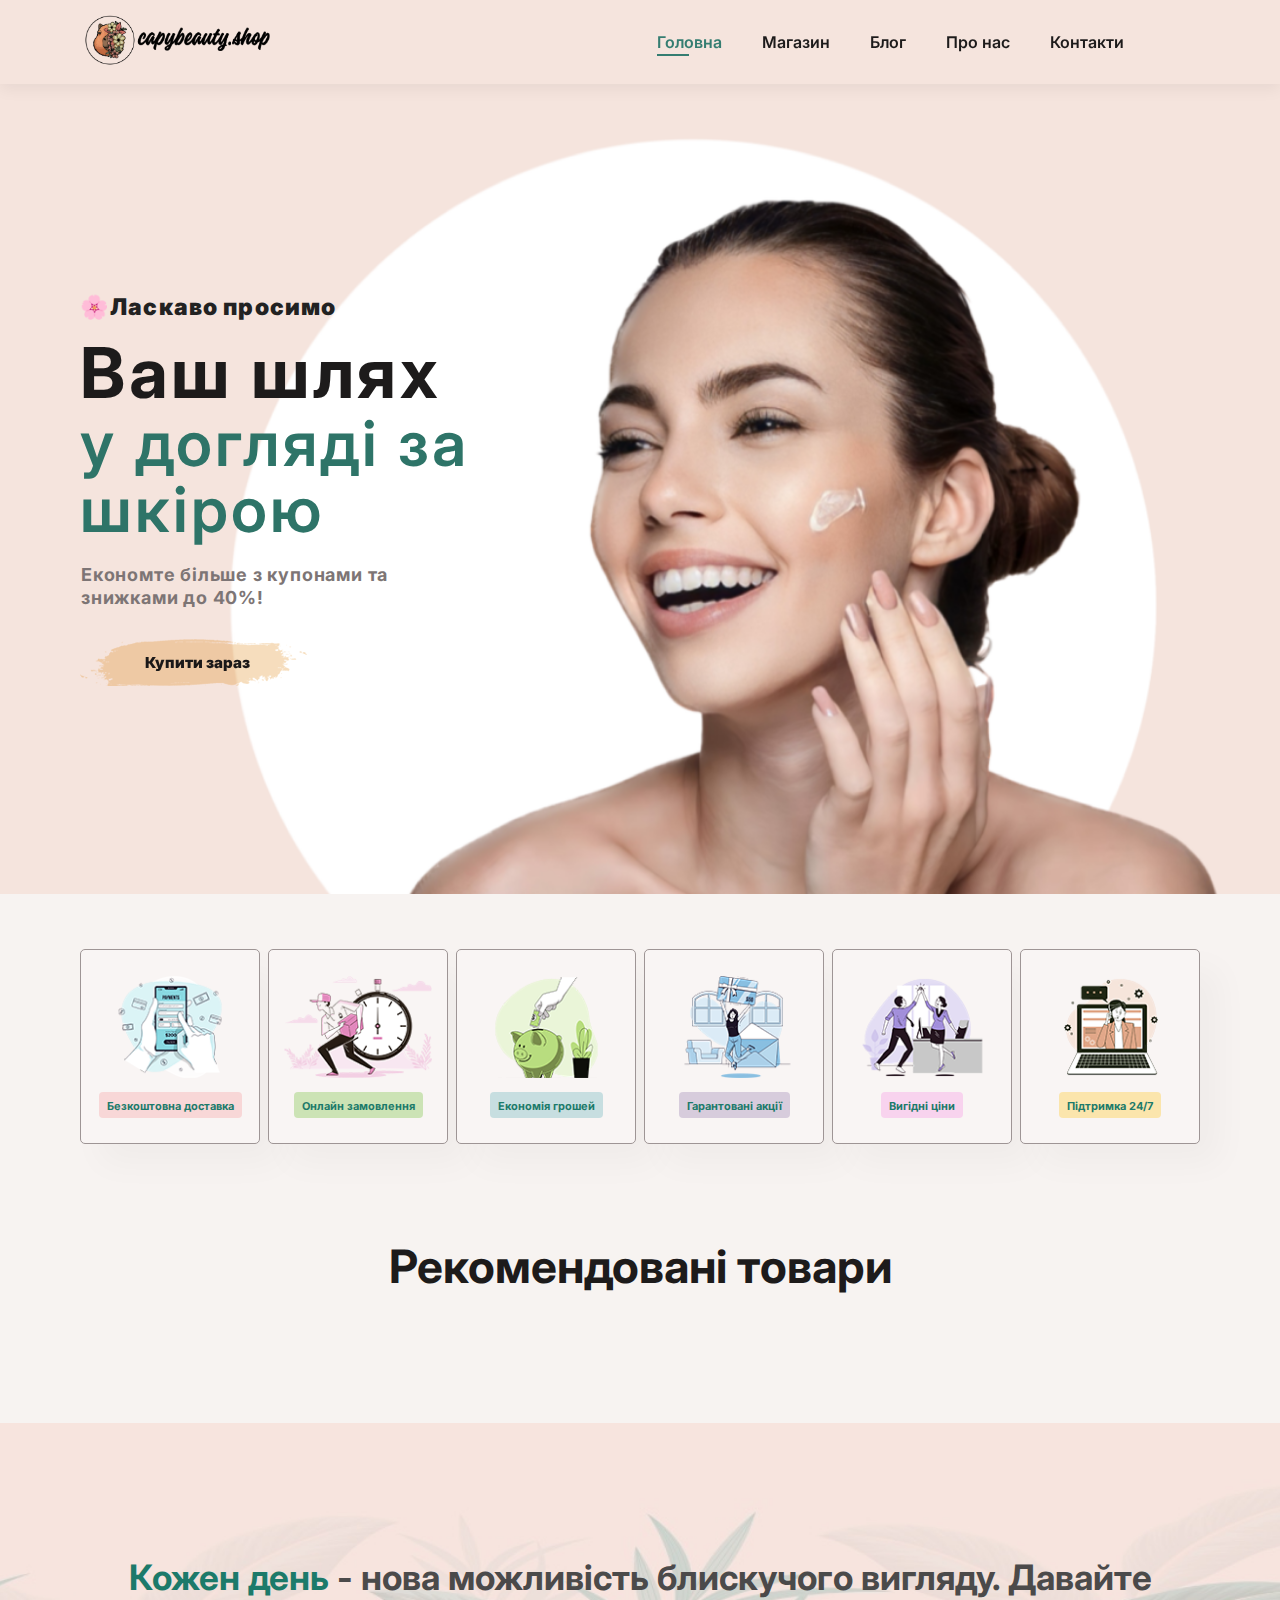
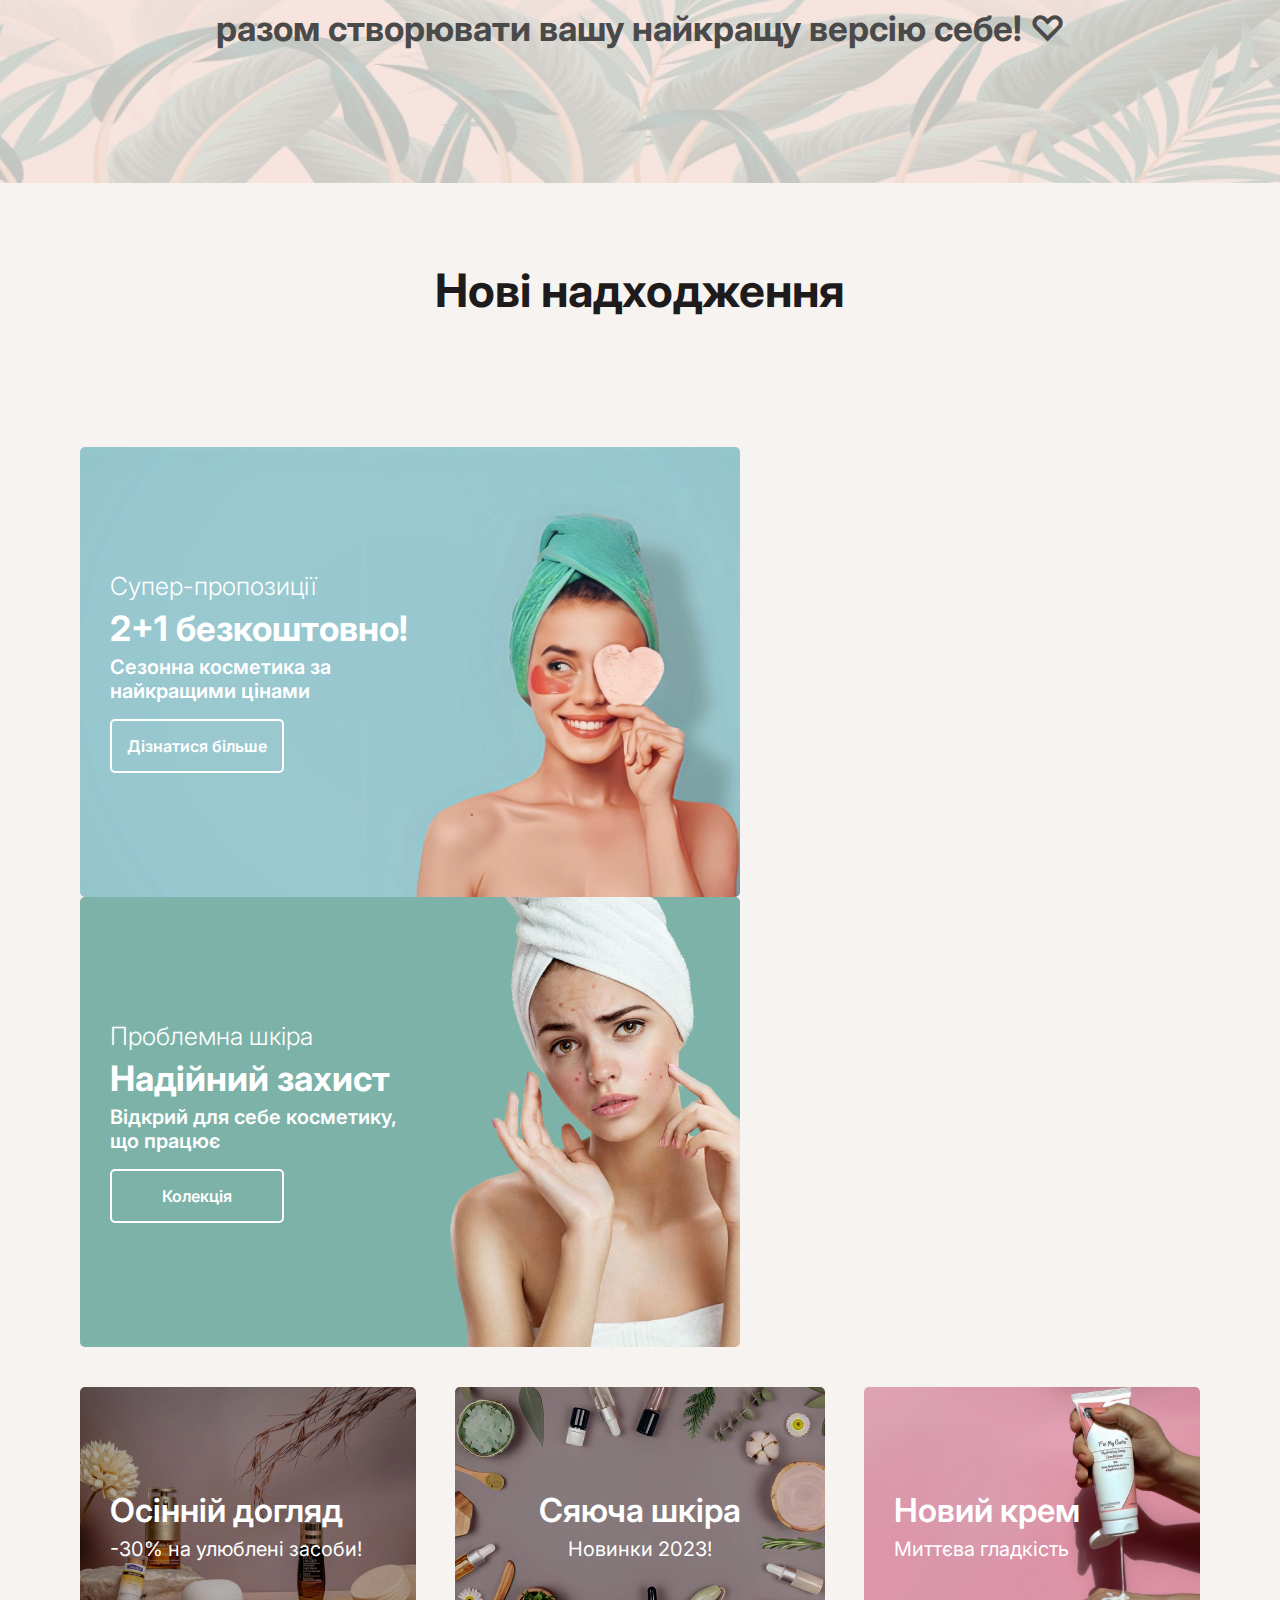
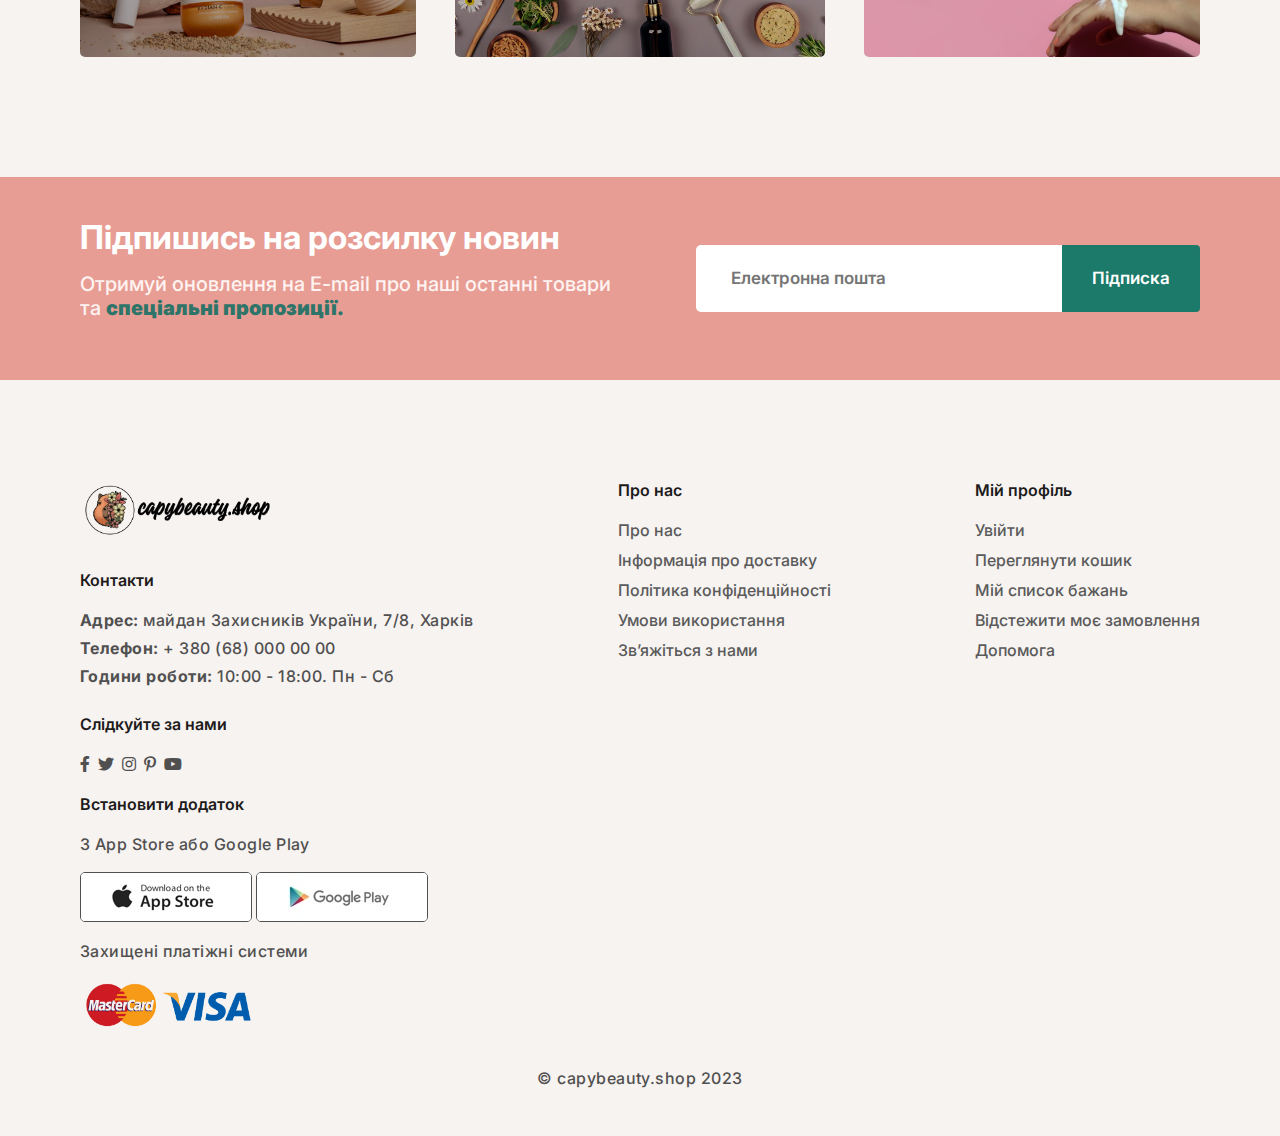
<file: index.html>
<!DOCTYPE html>
<html lang="uk">

<head>
    <meta charset="UTF-8">
    <meta http-equiv="X-UA-Compatible" content="IE=edge">
    <meta name="viewport" content="width=device-width, initial-scale=1.0">
    <title>capybeauty.shop</title>
    <link rel="stylesheet" href="https://pro.fontawesome.com/releases/v5.10.0/css/all.css"/>
    <link rel="stylesheet" href="style.css">
</head>


<body>

<section id="header">
    <a href="#" class="logo"><img src="img/logo4.PNG" class="logo" alt="logo"/></a>

    <div>
        <ul id="navbar">
            <li><a class="active" href="index.html">Головна</a></li>
            <li><a href="shop.html">Магазин</a></li>
            <li><a href="blog.html">Блог</a></li>
            <li><a href="about.html">Про нас</a></li>
            <li><a href="contact.html">Контакти</a></li>
            <li id="lg-bag"><a href="cart.html"><i class="far fa-shopping-bag"></i></a></li>
            <a href="#" id="close"><i class="far fa-times"></i></a>
        </ul>
    </div>
    <div id="mobile">
        <a href="cart.html"><i class="far fa-shopping-bag"></i></a>
        <i id="bar" class="fas fa-outdent"></i>
    </div>

</section>

<section id="hero">
    <h4><strong>🌸Ласкаво просимо</strong></h4>
    <h1>Ваш шлях</h1>
    <h2>у догляді за <br>шкірою</h2>
    <p>Економте більше з купонами та</p>
    <p>знижками до 40%!</p>
    <button onclick="window.location.href='shop.html';"><strong>Купити зараз</strong></button>
</section>

<section id="feature" class="section-p1">
    <div class="fe-box">
        <img src="img/features/f1.png" alt="">
        <h6>Безкоштовна доставка</h6>
    </div>
    <div class="fe-box">
        <img src="img/features/f2.png" alt="">
        <h6>Онлайн замовлення</h6>
    </div>
    <div class="fe-box">
        <img src="img/features/f3.png" alt="">
        <h6>Економія грошей</h6>
    </div>
    <div class="fe-box">
        <img src="img/features/f4.png" alt="">
        <h6>Гарантовані акції</h6>
    </div>
    <div class="fe-box">
        <img src="img/features/f5.png" alt="">
        <h6>Вигідні ціни</h6>
    </div>
    <div class="fe-box">
        <img src="img/features/f6.png" alt="">
        <h6>Підтримка 24/7</h6>
    </div>
</section>

<section id="product1" class="section-p1">
    <h2>Рекомендовані товари</h2>
    <div class="pro-container">
    </div>
</section>

<section id="banner" class="section-m1">
    <h3><span>Кожен день</span> - нова можливість блискучого вигляду. Давайте<br>разом створювати вашу найкращу версію
        себе! ♡</h3>
</section>

<section id="product1" class="section-p1">
    <h2>Нові надходження</h2>
    <div id="pro-container2" class="pro-container">
    </div>
</section>

<section id="sm-banner" class="section-p1">
    <div class="banner-box">
        <h4>Супер-пропозиції</h4>
        <h2>2+1 безкоштовно!</h2>
        <span>Сезонна косметика за</span>
        <span>найкращими цінами</span>
        <button class="white">Дізнатися більше</button>
    </div>
    <div class="banner-box banner-box2">
        <h4>Проблемна шкіра</h4>
        <h2>Надійний захист</h2>
        <span>Відкрий для себе косметику,</span>
        <span>що працює</span>
        <button class="white second">Колекція</button>
    </div>
</section>

<section id="banner3">
    <div class="banner-box">
        <h2>Осінній догляд</h2>
        <h3>-30% на улюблені засоби!</h3>
    </div>
    <div class="banner-box banner-box2">
        <h2>Сяюча шкіра</h2>
        <h3>Новинки 2023!</h3>
    </div>
    <div class="banner-box banner-box3">
        <h2>Новий крем</h2>
        <h3>Миттєва гладкість</h3>
    </div>
</section>

<section id="newsletter" class="section-p1" class="section-m1">
    <div class="newstext">
        <h4>Підпишись на розсилку новин</h4>
        <p>Отримуй оновлення на E-mail про наші останні товари<br>та
            <span><strong>спеціальні пропозиції.</strong></span></p>
    </div>
    <div class="form">
        <input type="text" placeholder="Електронна пошта">
        <button class="normal">Підписка</button>
    </div>
</section>

<footer class="section-p1">
    <div class="col">
        <img src="img/logo4.PNG" alt="" class="logo">
        <h4>Контакти</h4>
        <p><strong>Адрес:</strong> майдан Захисників України, 7/8, Харків</p>
        <p><strong>Телефон:</strong> + 380 (68) 000 00 00 </p>
        <p><strong>Години роботи:</strong> 10:00 - 18:00. Пн - Сб </p>
        <div class="follow">
            <h4>Слідкуйте за нами</h4>
            <div class="icon">
                <i class="fab fa-facebook-f"></i>
                <i class="fab fa-twitter"></i>
                <i class="fab fa-instagram"></i>
                <i class="fab fa-pinterest-p"></i>
                <i class="fab fa-youtube"></i>
            </div>
        </div>
    </div>

    <div class="col">
        <h4>Про нас</h4>
        <a href="#">Про нас</a>
        <a href="#">Інформація про доставку</a>
        <a href="#">Політика конфіденційності</a>
        <a href="#">Умови використання</a>
        <a href="#">Зв’яжіться з нами</a>
    </div>

    <div class="col">
        <h4>Мій профіль</h4>
        <a href="#">Увійти</a>
        <a href="#">Переглянути кошик</a>
        <a href="#">Мій список бажань</a>
        <a href="#">Відстежити моє замовлення</a>
        <a href="#">Допомога</a>
    </div>

    <div class="col install">
        <h4>Встановити додаток</h4>
        <p>З App Store або Google Play</p>
        <div class="row">
            <img src="img/pay/app.jpg" alt="">
            <img src="img/pay/play.jpg" alt="">
        </div>
        <p>Захищені платіжні системи</p>
        <img src="img/pay/pay.png" alt="" class="pay-logo">
    </div>

    <div class="copyright">
        <p>© capybeauty.shop 2023</p>
    </div>
</footer>

<script src="script.js"></script>
<script src="main.js"></script>
</body>

</html>
</file>
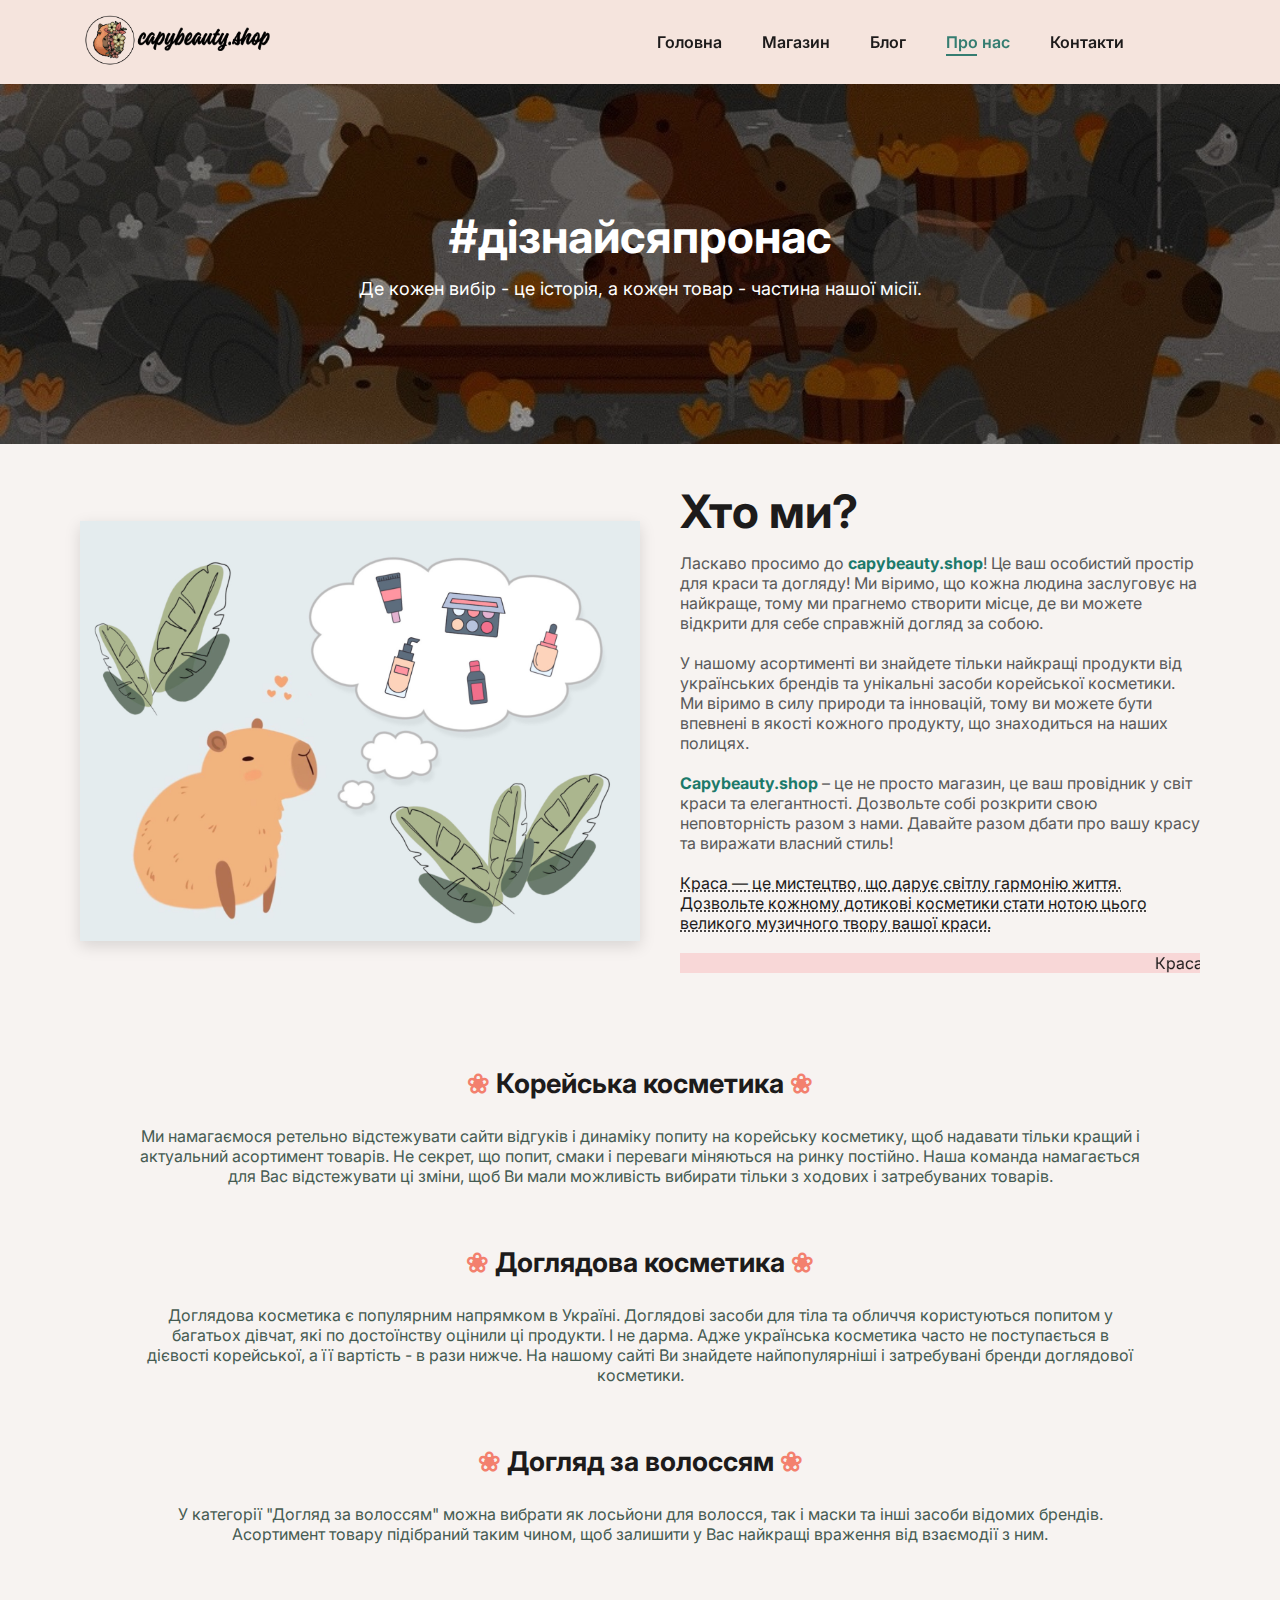
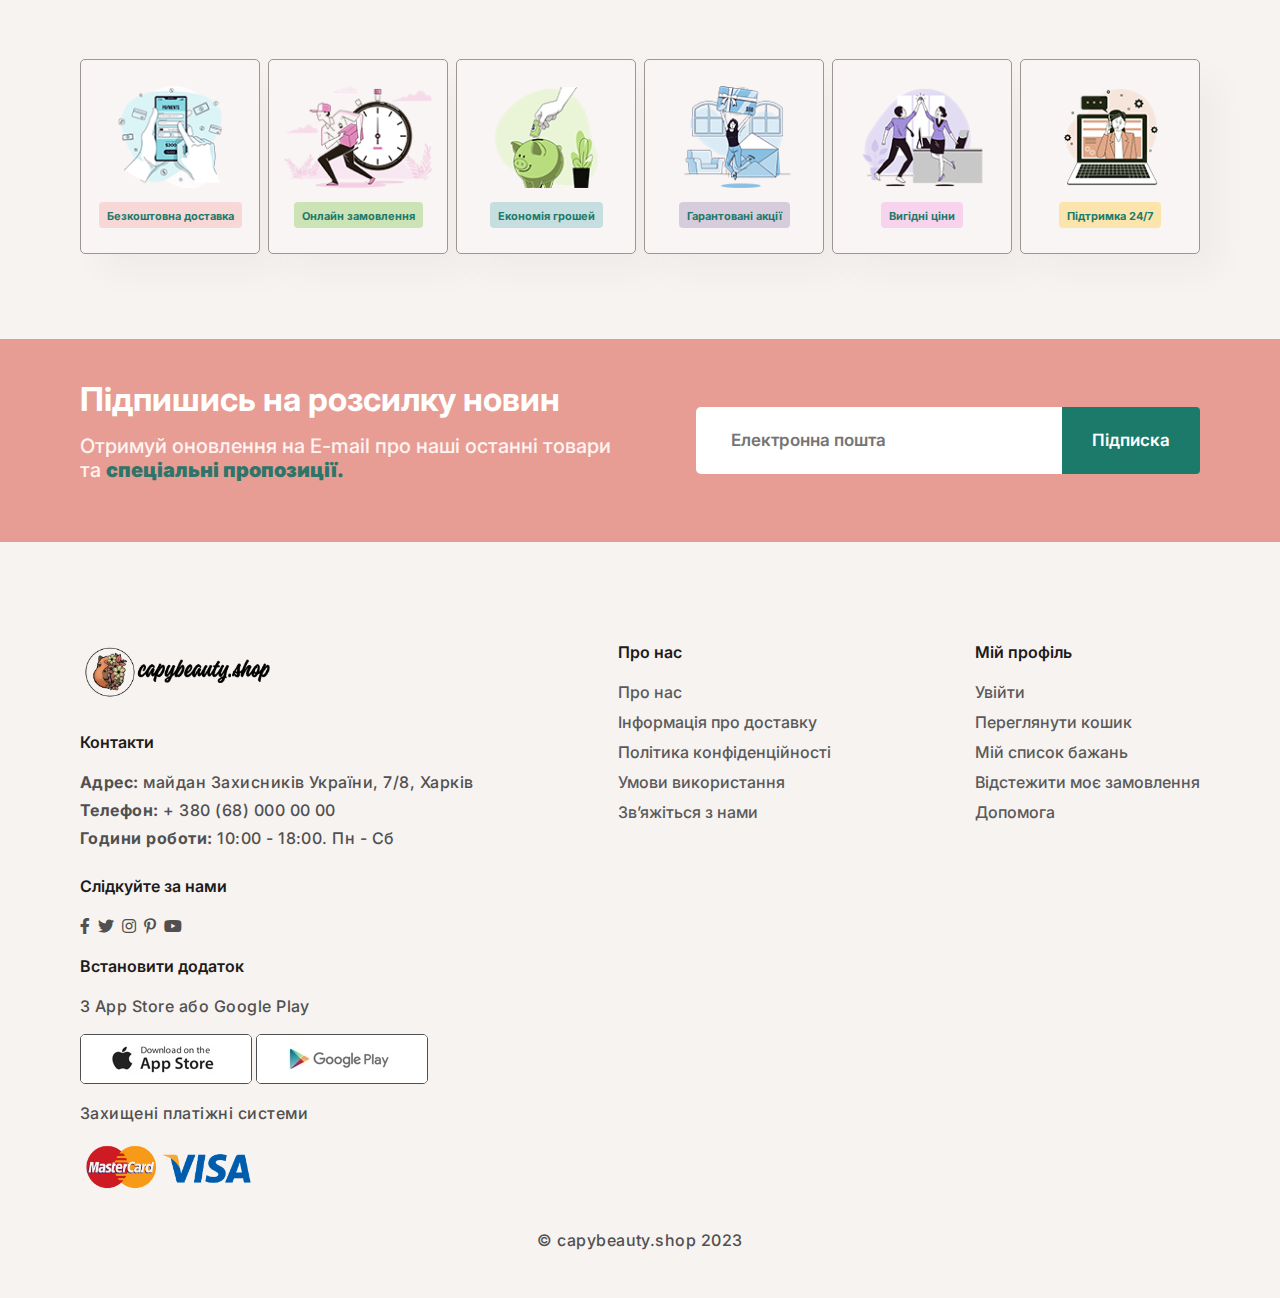
<file: about.html>
<!DOCTYPE html>
<html lang="uk">

    <head>
        <meta charset="UTF-8">
        <meta http-equiv="X-UA-Compatible" content="IE=edge">
        <meta name="viewport" content="width=device-width, initial-scale=1.0">
        <title>capybeauty.shop</title>
        <link rel="stylesheet" href="https://pro.fontawesome.com/releases/v5.10.0/css/all.css" />
        <link rel="stylesheet" href="style.css">
    </head>

    <body>

        <section id="header">
            <a href="#" class="logo"><img src="img/logo4.PNG" class="logo" alt="logo" /></a>
      
            <div>
              <ul id="navbar">
                <li><a href="index.html">Головна</a></li>
                <li><a href="shop.html">Магазин</a></li>
                <li><a href="blog.html">Блог</a></li>
                <li><a class="active" href="about.html">Про нас</a></li>
                <li><a href="contact.html">Контакти</a></li>
                <li id="lg-bag"><a href="cart.html"><i class="far fa-shopping-bag"></i></a></li>
                <a href="#" id="close"><i class="far fa-times"></i></a>
              </ul>
            </div>
            <div id="mobile">
                <a href="cart.html"><i class="far fa-shopping-bag"></i></a>
                <i id="bar" class="fas fa-outdent"></i>
            </div>

        </section>

        <section id="page-header" class="about-header">
            <h2>#дізнайсяпронас</h2>
            <p>Де кожен вибір - це історія, а кожен товар - частина нашої місії.</p>
        </section>

        <section id="about-head" class="section-p1">
            <img src="img/about/a1.JPEG" alt="">
            <div>
                <h2>Хто ми?</h2>
                <p>Ласкаво просимо до <span>capybeauty.shop</span>! Це ваш особистий простір для краси та догляду! Ми віримо, що кожна людина 
                заслуговує на найкраще, тому ми прагнемо створити місце, де ви можете відкрити для себе справжній догляд за собою.
                <br><br>
                У нашому асортименті ви знайдете тільки найкращі продукти від українських брендів та унікальні засоби корейської косметики. Ми 
                віримо в силу природи та інновацій, тому ви можете бути впевнені в якості кожного продукту, що знаходиться на наших полицях.
                <br><br>
                <span>Capybeauty.shop</span> – це не просто магазин, це ваш провідник у світ краси та елегантності. Дозвольте собі розкрити свою 
                неповторність разом з нами. Давайте разом дбати про вашу красу та виражати власний стиль!</p>

                <!-- Підкреслений текст -->
                <abbr title="">Краса — це мистецтво, що дарує світлу гармонію життя. Дозвольте кожному дотикові косметики стати нотою цього 
                великого музичного твору вашої краси.</abbr>
                <br><br>
                <!-- Рухомий текст -->
                <marquee bgcolor="#F8D7D7" loop="-1" scrollamount="5" width="100%">Краса — це мистецтво, що дарує світлу гармонію життя. 
                Дозвольте кожному дотикові косметики стати нотою цього великого музичного твору вашої краси.</marquee>
            </div>
        </section>

        <section id="about-text" class="section-p2">
            <div class="text-center">
                <h2><span>❀</span> Корейська косметика <span>❀</span></h2>
                <p>Ми намагаємося ретельно відстежувати сайти відгуків і динаміку попиту на корейську косметику, щоб надавати тільки 
                кращий і актуальний асортимент товарів. Не секрет, що попит, смаки і переваги міняються на ринку постійно. Наша команда 
                намагається для Вас відстежувати ці зміни, щоб Ви мали можливість вибирати тільки з ходових і затребуваних товарів.</p>
            </div>
            <div class="text-center">
                <h2><span>❀</span> Доглядова косметика <span>❀</span></h2>
                <p>Доглядова косметика є популярним напрямком в Україні. Доглядові засоби для тіла та обличчя користуються попитом у багатьох
                дівчат, які по достоїнству оцінили ці продукти. І не дарма. Адже українська косметика часто не поступається в дієвості корейської, 
                а її вартість - в рази нижче. На нашому сайті Ви знайдете найпопулярніші і затребувані бренди доглядової косметики.</p>
            </div>
            <div class="text-center">
                <h2><span>❀</span> Догляд за волоссям <span>❀</span></h2>
                <p>У категорії "Догляд за волоссям" можна вибрати як лосьйони для волосся, так і маски та інші засоби відомих брендів. 
                Асортимент товару підібраний таким чином, щоб залишити у Вас найкращі враження від взаємодії з ним.</p>
            </div>
            
        </section>

        <section id="feature" class="section-p1" class="about-feature">
            <div class="fe-box">
                <img src="img/features/f1.png" alt="">
                <h6>Безкоштовна доставка</h6>
            </div>
            <div class="fe-box">
                <img src="img/features/f2.png" alt="">
                <h6>Онлайн замовлення</h6>
            </div>
            <div class="fe-box">
                <img src="img/features/f3.png" alt="">
                <h6>Економія грошей</h6>
            </div>
            <div class="fe-box">
                <img src="img/features/f4.png" alt="">
                <h6>Гарантовані акції</h6>
            </div>
            <div class="fe-box">
                <img src="img/features/f5.png" alt="">
                <h6>Вигідні ціни</h6>
            </div>
            <div class="fe-box">
                <img src="img/features/f6.png" alt="">
                <h6>Підтримка 24/7</h6>
            </div>
        </section>

        <section id="newsletter" class="section-p1" class="section-m1">
            <div class="newstext">
                <h4>Підпишись на розсилку новин</h4>
                <p>Отримуй оновлення на E-mail про наші останні товари<br>та <span><strong>спеціальні пропозиції.</strong></span></p>
            </div>
            <div class="form">
                <input type="text" placeholder="Електронна пошта">
                <button class="normal">Підписка</button>
            </div>
        </section>

        <footer class="section-p1">
            <div class="col">
                <img src="img/logo4.PNG" alt="" class="logo">
                <h4>Контакти</h4>
                <p><strong>Адрес:</strong> майдан Захисників України, 7/8, Харків</p>
                <p><strong>Телефон:</strong>  + 380 (68) 000 00 00 </p>
                <p><strong>Години роботи:</strong> 10:00 - 18:00. Пн - Сб </p>
                <div class="follow">
                    <h4>Слідкуйте за нами</h4>
                    <div class="icon">
                        <i class="fab fa-facebook-f"></i>
                        <i class="fab fa-twitter"></i>
                        <i class="fab fa-instagram"></i>
                        <i class="fab fa-pinterest-p"></i>
                        <i class="fab fa-youtube"></i>
                    </div>
                </div>
            </div>

            <div class="col">
                <h4>Про нас</h4>
                <a href="#">Про нас</a>
                <a href="#">Інформація про доставку</a>
                <a href="#">Політика конфіденційності</a>
                <a href="#">Умови використання</a>
                <a href="#">Зв’яжіться з нами</a>
            </div>

            <div class="col">
                <h4>Мій профіль</h4>
                <a href="#">Увійти</a>
                <a href="#">Переглянути кошик</a>
                <a href="#">Мій список бажань</a>
                <a href="#">Відстежити моє замовлення</a>
                <a href="#">Допомога</a>
            </div>

            <div class="col install">
                <h4>Встановити додаток</h4>
                <p>З App Store або Google Play</p>
                <div class="row">
                    <img src="img/pay/app.jpg" alt="">
                    <img src="img/pay/play.jpg" alt="">
                </div>
                <p>Захищені платіжні системи</p>
                <img src="img/pay/pay.png" alt="" class="pay-logo">
            </div>

            <div class="copyright">
                <p>© capybeauty.shop 2023</p>
            </div>
        </footer>

        <script src="script.js"></script>
    </body>

</html>
</file>
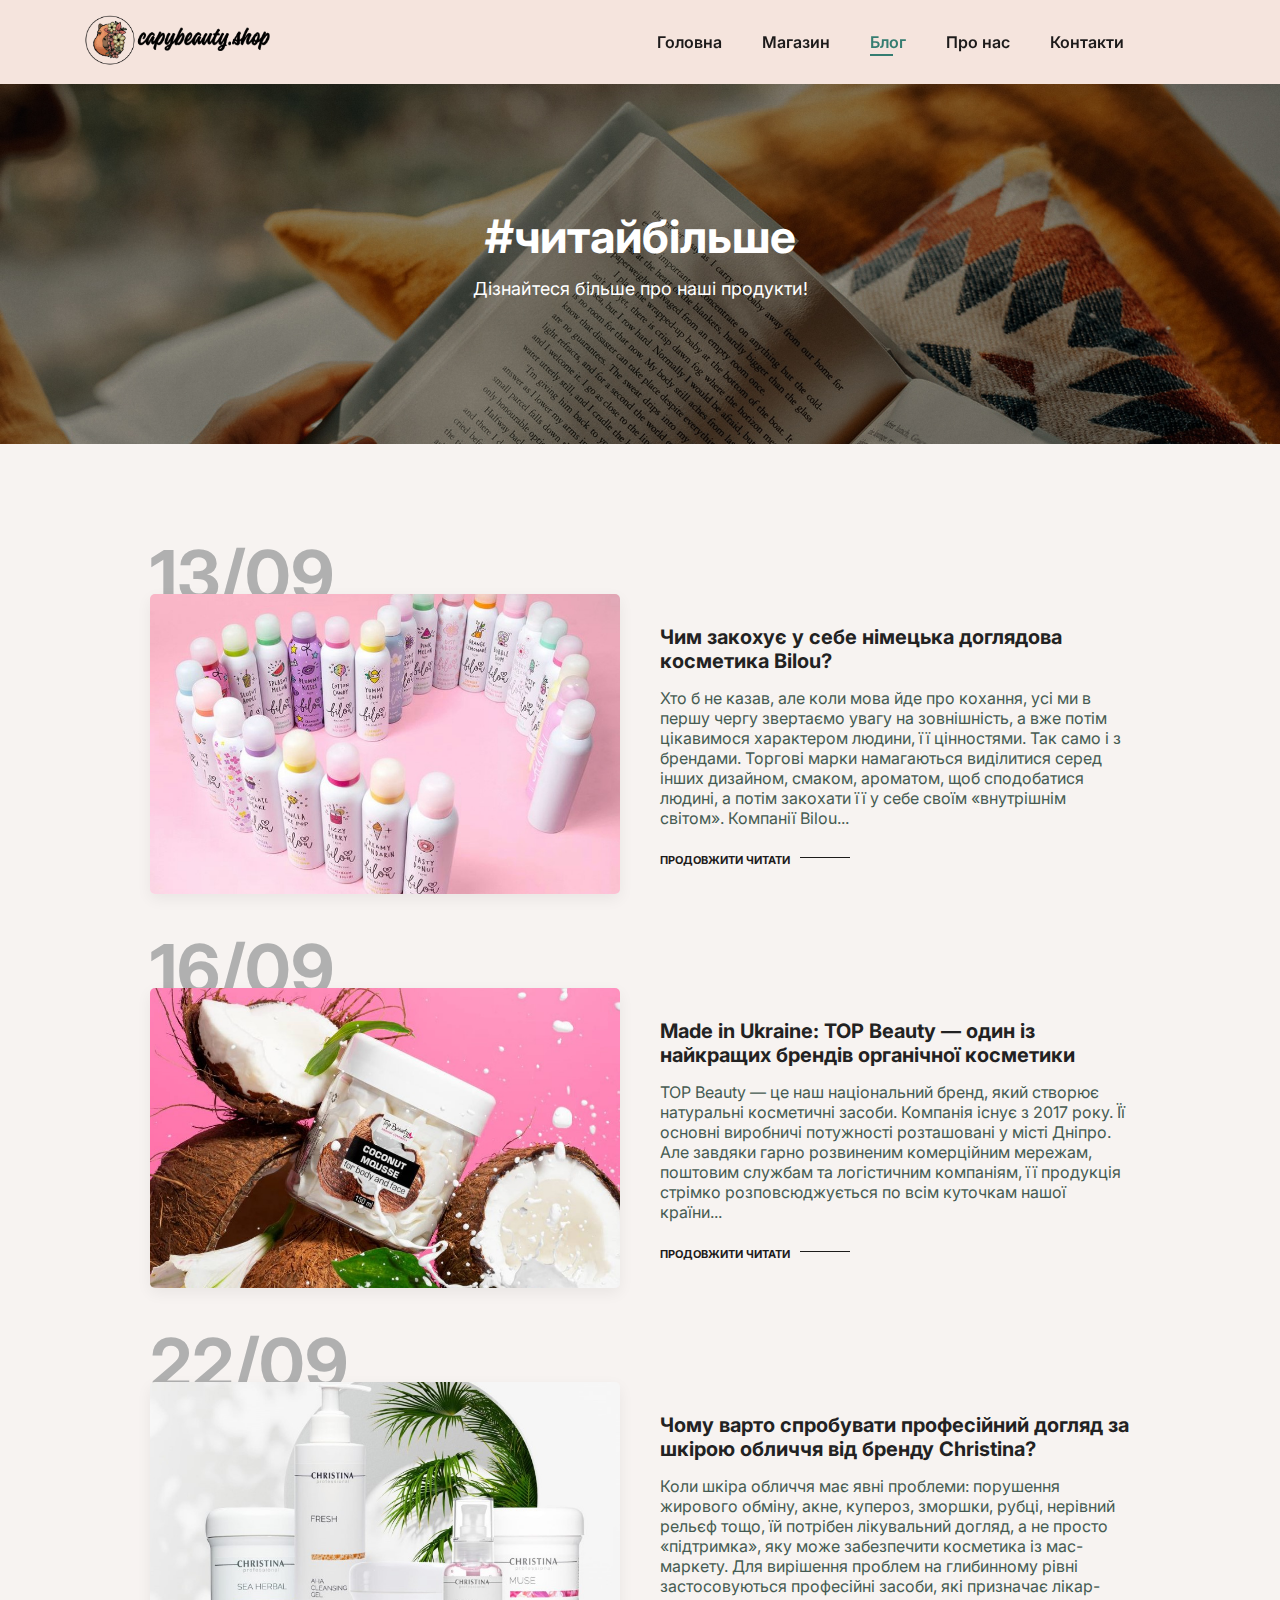
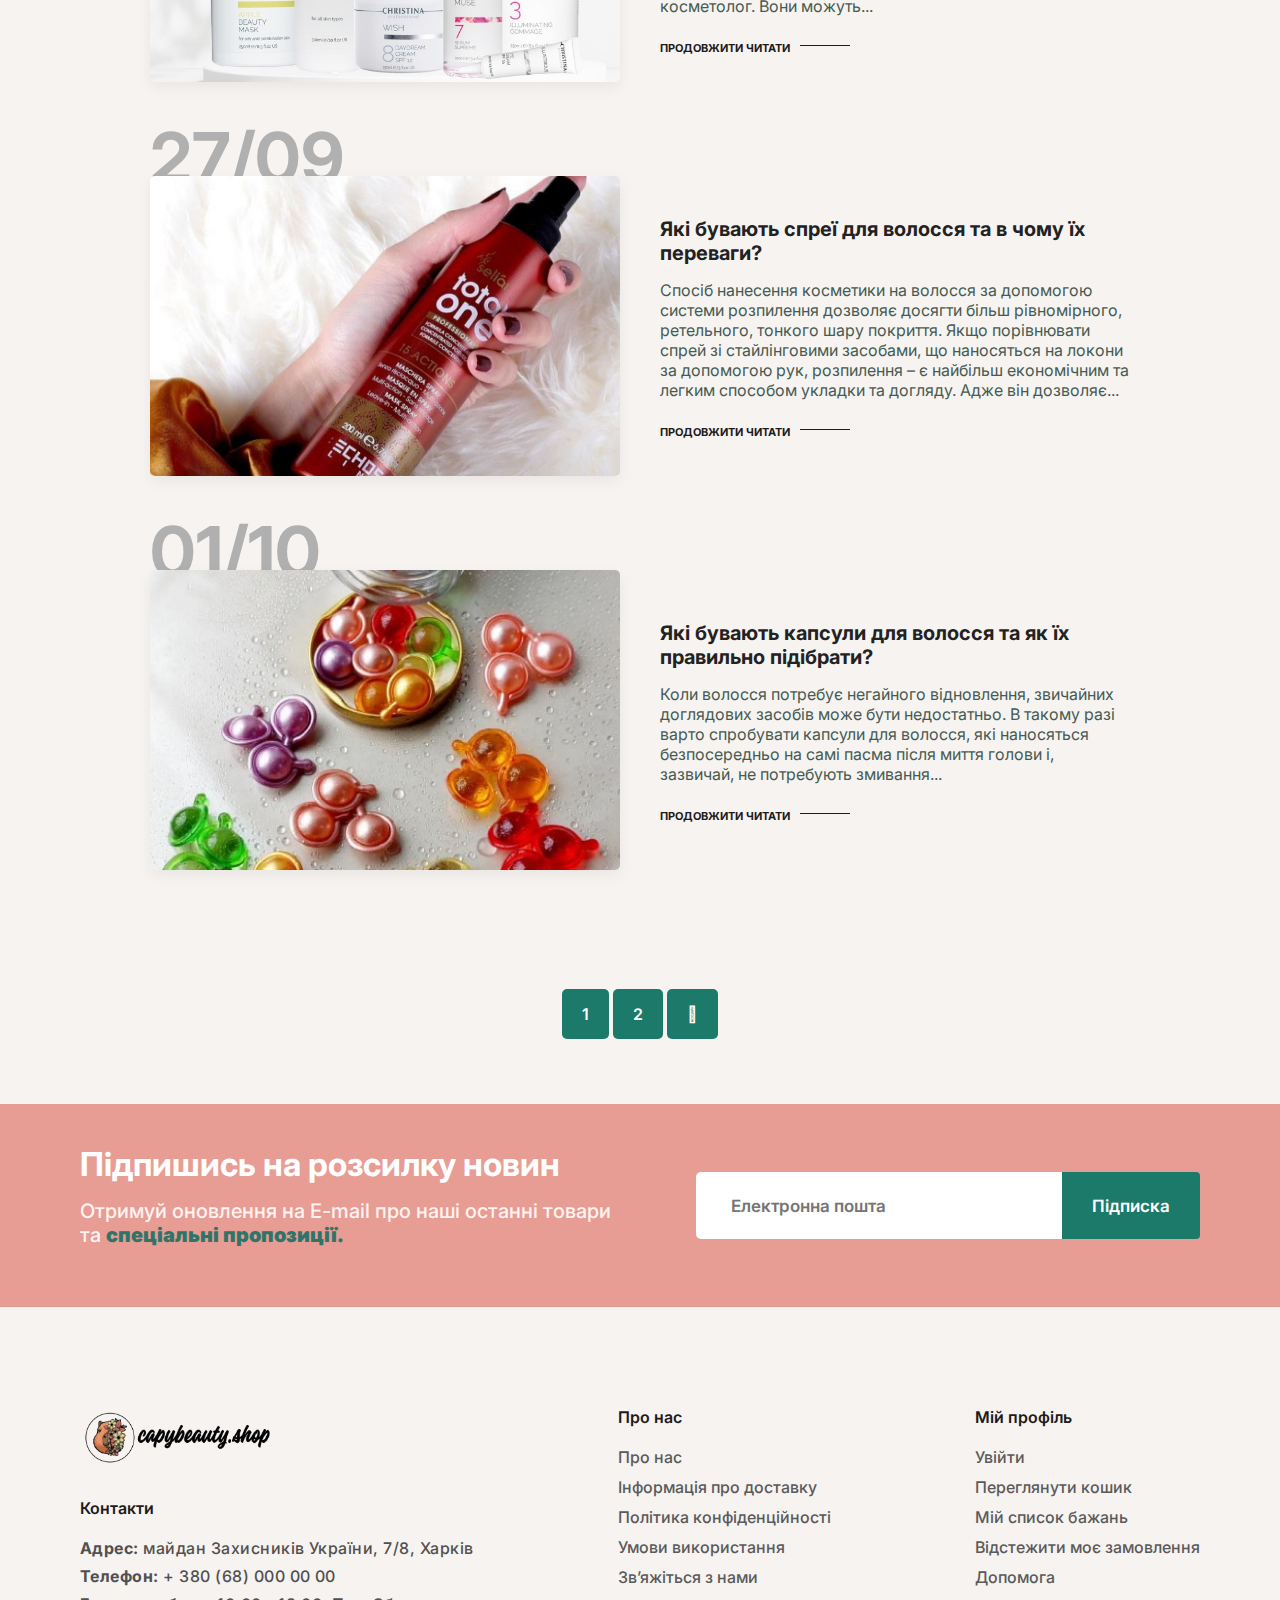
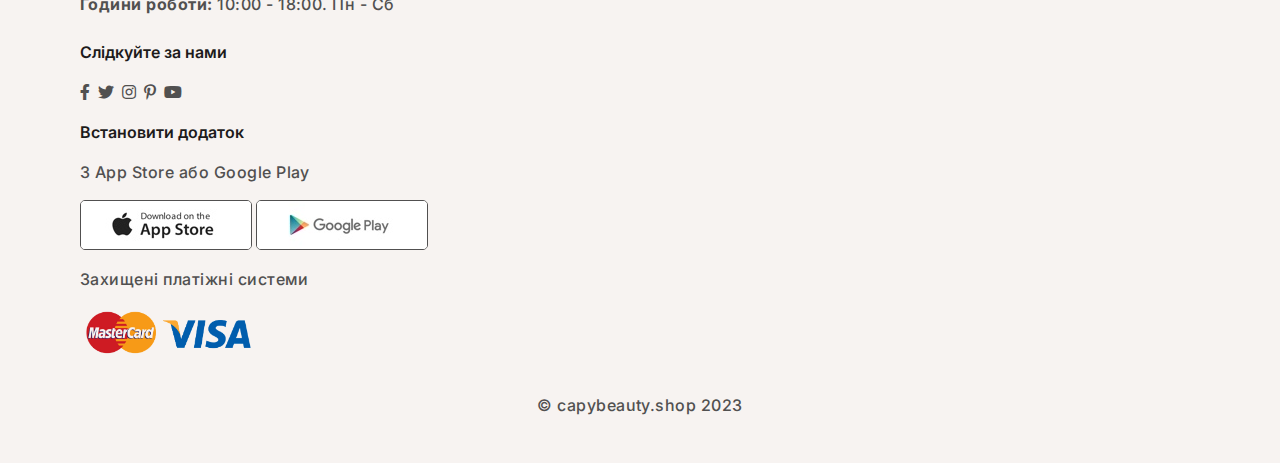
<file: blog.html>
<!DOCTYPE html>
<html lang="uk">

    <head>
        <meta charset="UTF-8">
        <meta http-equiv="X-UA-Compatible" content="IE=edge">
        <meta name="viewport" content="width=device-width, initial-scale=1.0">
        <title>capybeauty.shop</title>
        <link rel="stylesheet" href="https://pro.fontawesome.com/releases/v5.10.0/css/all.css" />
        <link rel="stylesheet" href="style.css">
    </head>

    <body>

        <section id="header">
            <a href="#" class="logo"><img src="img/logo4.PNG" class="logo" alt="logo" /></a>
      
            <div>
              <ul id="navbar">
                <li><a href="index.html">Головна</a></li>
                <li><a href="shop.html">Магазин</a></li>
                <li><a class="active" href="blog.html">Блог</a></li>
                <li><a href="about.html">Про нас</a></li>
                <li><a href="contact.html">Контакти</a></li>
                <li id="lg-bag"><a href="cart.html"><i class="far fa-shopping-bag"></i></a></li>
                <a href="#" id="close"><i class="far fa-times"></i></a>
              </ul>
            </div>
            <div id="mobile">
                <a href="cart.html"><i class="far fa-shopping-bag"></i></a>
                <i id="bar" class="fas fa-outdent"></i>
            </div>

        </section>

        <section id="page-header" class="blog-header">
            <h2>#читайбільше</h2>
            <p>Дізнайтеся більше про наші продукти!</p>
        </section>

        <section id="blog">
            <div class="blog-box">
                <div class="blog-img">
                    <img src="img/blog/bl1.jpeg" alt="">
                </div>
                <div class="blog-details">
                    <h4>Чим закохує у себе німецька доглядова косметика Bilou?</h4>
                    <p>Хто б не казав, але коли мова йде про кохання, усі ми в першу чергу звертаємо увагу на зовнішність, 
                    а вже потім цікавимося характером людини, її цінностями. Так само і з брендами. Торгові марки намагаються 
                    виділитися серед інших дизайном, смаком, ароматом, щоб сподобатися людині, а потім закохати її у себе своїм 
                    «внутрішнім світом». Компанії Bilou...</p>
                    <a href="#">ПРОДОВЖИТИ ЧИТАТИ</a>
                </div>
                <h1>13/09</h1>
            </div>
            <div class="blog-box">
                <div class="blog-img">
                    <img src="img/blog/bl2.jpeg" alt="">
                </div>
                <div class="blog-details">
                    <h4>Made in Ukraine: TOP Beauty — один із найкращих брендів органічної косметики</h4>
                    <p>TOP Beauty — це наш національний бренд, який створює натуральні косметичні засоби. Компанія існує з 2017 року. 
                    Її основні виробничі потужності розташовані у місті Дніпро. Але завдяки гарно розвиненим комерційним мережам, поштовим 
                    службам та логістичним компаніям, її продукція стрімко розповсюджується по всім куточкам нашої країни...</p>
                    <a href="#">ПРОДОВЖИТИ ЧИТАТИ</a>
                </div>
                <h1>16/09</h1>
            </div>
            <div class="blog-box">
                <div class="blog-img">
                    <img src="img/blog/bl3.jpeg" alt="">
                </div>
                <div class="blog-details">
                    <h4>Чому варто спробувати професійний догляд за шкірою обличчя від бренду Christina?</h4>
                    <p>Коли шкіра обличчя має явні проблеми: порушення жирового обміну, акне, купероз, зморшки, рубці, нерівний рельєф тощо, 
                    їй потрібен лікувальний догляд, а не просто «підтримка», яку може забезпечити косметика із мас-маркету. Для вирішення проблем
                    на глибинному рівні застосовуються професійні засоби, які призначає лікар-косметолог. Вони можуть...</p>
                    <a href="#">ПРОДОВЖИТИ ЧИТАТИ</a>
                </div>
                <h1>22/09</h1>
            </div>
            <div class="blog-box">
                <div class="blog-img">
                    <img src="img/blog/bl4.jpeg" alt="">
                </div>
                <div class="blog-details">
                    <h4>Які бувають спреї для волосся та в чому їх переваги?</h4>
                    <p>Спосіб нанесення косметики на волосся за допомогою системи розпилення дозволяє досягти більш рівномірного, ретельного, 
                    тонкого шару покриття. Якщо порівнювати спрей зі стайлінговими засобами, що наносяться на локони за допомогою рук, розпилення 
                    – є найбільш економічним та легким способом укладки та догляду. Адже він дозволяє...</p>
                    <a href="#">ПРОДОВЖИТИ ЧИТАТИ</a>
                </div>
                <h1>27/09</h1>
            </div>
            <div class="blog-box">
                <div class="blog-img">
                    <img src="img/blog/bl5.jpeg" alt="">
                </div>
                <div class="blog-details">
                    <h4>Які бувають капсули для волосся та як їх правильно підібрати?</h4>
                    <p>Коли волосся потребує негайного відновлення, звичайних доглядових засобів може бути недостатньо. В такому разі 
                    варто спробувати капсули для волосся, які наносяться безпосередньо на самі пасма після миття голови і, зазвичай, не 
                    потребують змивання...</p>
                    <a href="#">ПРОДОВЖИТИ ЧИТАТИ</a>
                </div>
                <h1>01/10</h1>
            </div>
        </section>

        <section id="pagination" class="section-p1">
            <a href="#">1</a>
            <a href="#">2</a>
            <a href="#"><i class="fal fa-long-arrow-alt-right"></i></a>
        </section>

        <section id="newsletter" class="section-p1" class="section-m1">
            <div class="newstext">
                <h4>Підпишись на розсилку новин</h4>
                <p>Отримуй оновлення на E-mail про наші останні товари<br>та <span><strong>спеціальні пропозиції.</strong></span></p>
            </div>
            <div class="form">
                <input type="text" placeholder="Електронна пошта">
                <button class="normal">Підписка</button>
            </div>
        </section>

        <footer class="section-p1">
            <div class="col">
                <img src="img/logo4.PNG" alt="" class="logo">
                <h4>Контакти</h4>
                <p><strong>Адрес:</strong> майдан Захисників України, 7/8, Харків</p>
                <p><strong>Телефон:</strong>  + 380 (68) 000 00 00 </p>
                <p><strong>Години роботи:</strong> 10:00 - 18:00. Пн - Сб </p>
                <div class="follow">
                    <h4>Слідкуйте за нами</h4>
                    <div class="icon">
                        <i class="fab fa-facebook-f"></i>
                        <i class="fab fa-twitter"></i>
                        <i class="fab fa-instagram"></i>
                        <i class="fab fa-pinterest-p"></i>
                        <i class="fab fa-youtube"></i>
                    </div>
                </div>
            </div>

            <div class="col">
                <h4>Про нас</h4>
                <a href="#">Про нас</a>
                <a href="#">Інформація про доставку</a>
                <a href="#">Політика конфіденційності</a>
                <a href="#">Умови використання</a>
                <a href="#">Зв’яжіться з нами</a>
            </div>

            <div class="col">
                <h4>Мій профіль</h4>
                <a href="#">Увійти</a>
                <a href="#">Переглянути кошик</a>
                <a href="#">Мій список бажань</a>
                <a href="#">Відстежити моє замовлення</a>
                <a href="#">Допомога</a>
            </div>

            <div class="col install">
                <h4>Встановити додаток</h4>
                <p>З App Store або Google Play</p>
                <div class="row">
                    <img src="img/pay/app.jpg" alt="">
                    <img src="img/pay/play.jpg" alt="">
                </div>
                <p>Захищені платіжні системи</p>
                <img src="img/pay/pay.png" alt="" class="pay-logo">
            </div>

            <div class="copyright">
                <p>© capybeauty.shop 2023</p>
            </div>
        </footer>

        <script src="script.js"></script>
    </body>

</html>
</file>
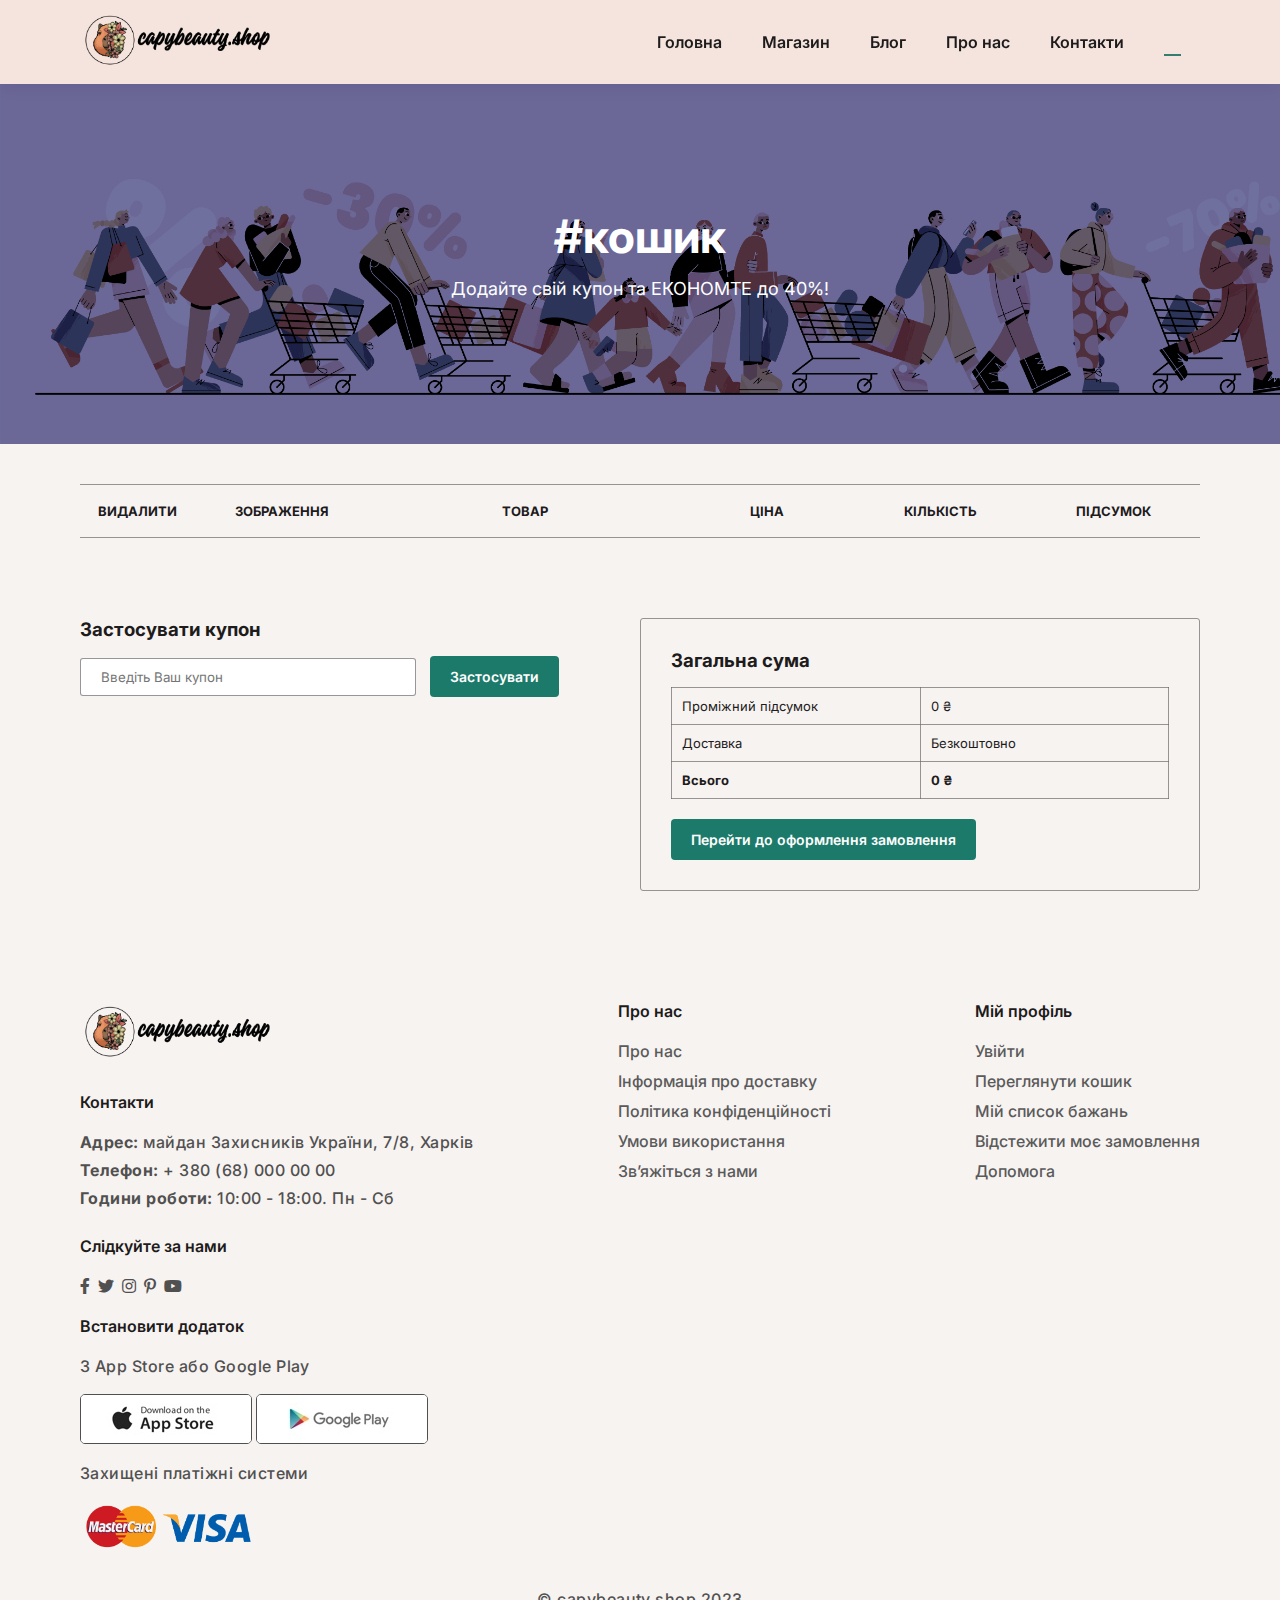
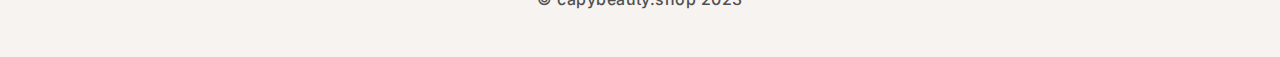
<file: cart.html>
<!DOCTYPE html>
<html lang="uk">

<head>
    <meta charset="UTF-8">
    <meta http-equiv="X-UA-Compatible" content="IE=edge">
    <meta name="viewport" content="width=device-width, initial-scale=1.0">
    <title>capybeauty.shop</title>
    <link rel="stylesheet" href="https://pro.fontawesome.com/releases/v5.10.0/css/all.css"/>
    <link rel="stylesheet" href="style.css">
</head>

<body>

<section id="header">
    <a href="#" class="logo"><img src="img/logo4.PNG" class="logo" alt="logo"/></a>

    <div>
        <ul id="navbar">
            <li><a href="index.html">Головна</a></li>
            <li><a href="shop.html">Магазин</a></li>
            <li><a href="blog.html">Блог</a></li>
            <li><a href="about.html">Про нас</a></li>
            <li><a href="contact.html">Контакти</a></li>
            <li id="lg-bag"><a class="active" href="cart.html"><i class="far fa-shopping-bag"></i></a></li>
            <a href="#" id="close"><i class="far fa-times"></i></a>
        </ul>
    </div>
    <div id="mobile">
        <a href="cart.html"><i class="far fa-shopping-bag"></i></a>
        <i id="bar" class="fas fa-outdent"></i>
    </div>

</section>

<section id="page-header" class="cart-header">
    <h2>#кошик</h2>
    <p>Додайте свій купон та ЕКОНОМТЕ до 40%!</p>
</section>

<section id="cart" class="section-p1">
    <table width="100%">
        <thead>
        <tr>
            <td>Видалити</td>
            <td>Зображення</td>
            <td>Товар</td>
            <td>Ціна</td>
            <td>Кількість</td>
            <td>Підсумок</td>
        </tr>
        </thead>
        <tbody id="cartBody">
        </tbody>
    </table>
</section>

<section id="cart-add" class="section-p1">
    <div id="coupon">
        <h3>Застосувати купон</h3>
        <div>
            <input type="text" placeholder="Введіть Ваш купон">
            <button class="normal">Застосувати</button>
        </div>
    </div>

    <div id="subtotal">
        <h3>Загальна сума</h3>
        <table>
            <tr>
                <td>Проміжний підсумок</td>
                <td id="totalSum"></td>
            </tr>
            <tr>
                <td>Доставка</td>
                <td>Безкоштовно</td>
            </tr>
            <tr>
                <td><strong>Всього</strong></td>
                <td><strong id=sum></strong></td>
            </tr>
        </table>
        <button class="normal">Перейти до оформлення замовлення</button>
    </div>
</section>

<footer class="section-p1">
    <div class="col">
        <img src="img/logo4.PNG" alt="" class="logo">
        <h4>Контакти</h4>
        <p><strong>Адрес:</strong> майдан Захисників України, 7/8, Харків</p>
        <p><strong>Телефон:</strong> + 380 (68) 000 00 00 </p>
        <p><strong>Години роботи:</strong> 10:00 - 18:00. Пн - Сб </p>
        <div class="follow">
            <h4>Слідкуйте за нами</h4>
            <div class="icon">
                <i class="fab fa-facebook-f"></i>
                <i class="fab fa-twitter"></i>
                <i class="fab fa-instagram"></i>
                <i class="fab fa-pinterest-p"></i>
                <i class="fab fa-youtube"></i>
            </div>
        </div>
    </div>

    <div class="col">
        <h4>Про нас</h4>
        <a href="#">Про нас</a>
        <a href="#">Інформація про доставку</a>
        <a href="#">Політика конфіденційності</a>
        <a href="#">Умови використання</a>
        <a href="#">Зв’яжіться з нами</a>
    </div>

    <div class="col">
        <h4>Мій профіль</h4>
        <a href="#">Увійти</a>
        <a href="#">Переглянути кошик</a>
        <a href="#">Мій список бажань</a>
        <a href="#">Відстежити моє замовлення</a>
        <a href="#">Допомога</a>
    </div>

    <div class="col install">
        <h4>Встановити додаток</h4>
        <p>З App Store або Google Play</p>
        <div class="row">
            <img src="img/pay/app.jpg" alt="">
            <img src="img/pay/play.jpg" alt="">
        </div>
        <p>Захищені платіжні системи</p>
        <img src="img/pay/pay.png" alt="" class="pay-logo">
    </div>

    <div class="copyright">
        <p>© capybeauty.shop 2023</p>
    </div>
</footer>

<script src="script.js"></script>
<script src="product.js"></script>
</body>

</html>
</file>
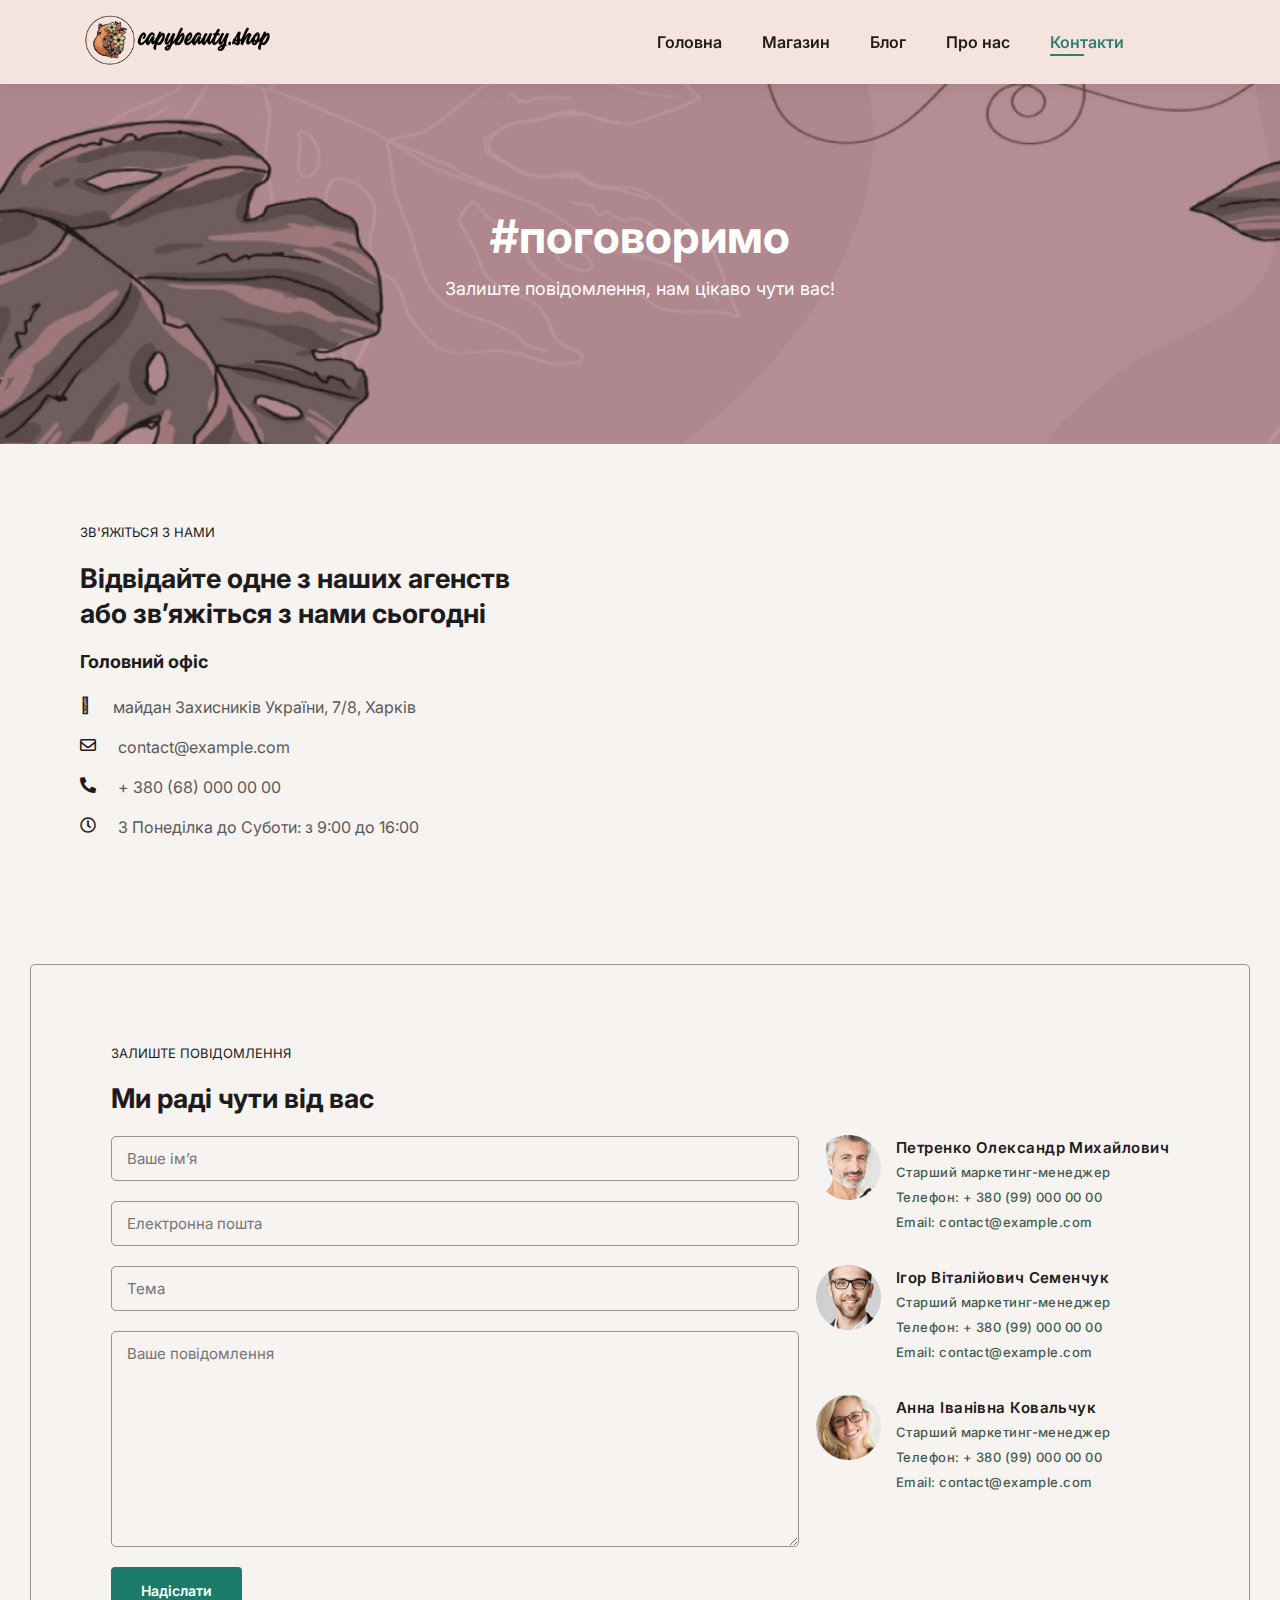
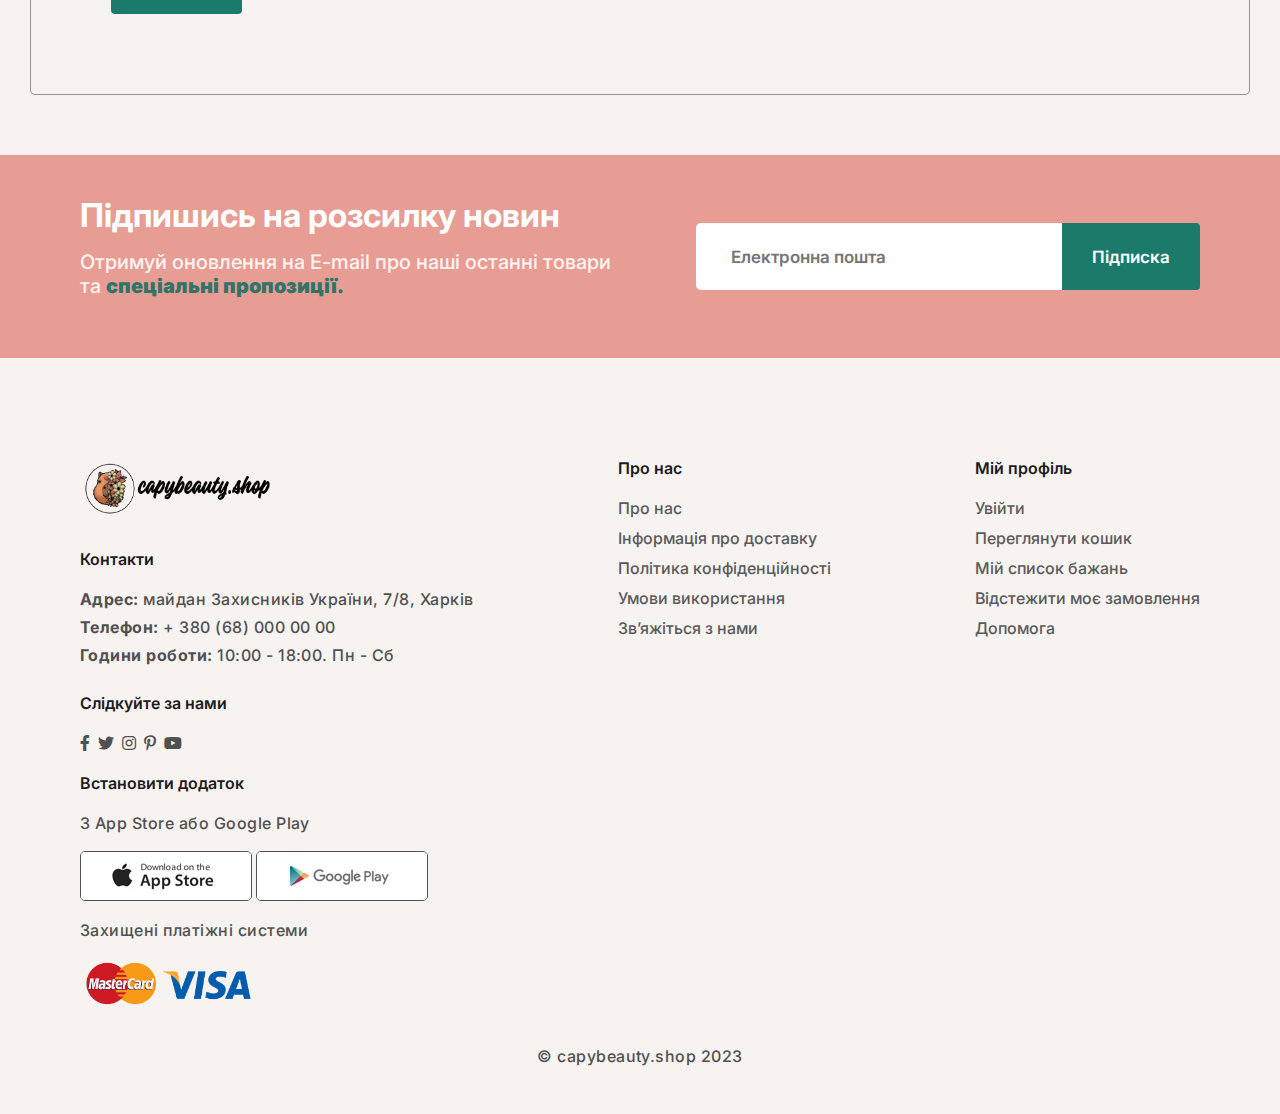
<file: contact.html>
<!DOCTYPE html>
<html lang="uk">

    <head>
        <meta charset="UTF-8">
        <meta http-equiv="X-UA-Compatible" content="IE=edge">
        <meta name="viewport" content="width=device-width, initial-scale=1.0">
        <title>capybeauty.shop</title>
        <link rel="stylesheet" href="https://pro.fontawesome.com/releases/v5.10.0/css/all.css" />
        <link rel="stylesheet" href="style.css">
    </head>

    <body>

        <section id="header">
            <a href="#" class="logo"><img src="img/logo4.PNG" class="logo" alt="logo" /></a>
      
            <div>
              <ul id="navbar">
                <li><a href="index.html">Головна</a></li>
                <li><a href="shop.html">Магазин</a></li>
                <li><a href="blog.html">Блог</a></li>
                <li><a href="about.html">Про нас</a></li>
                <li><a class="active" href="contact.html">Контакти</a></li>
                <li id="lg-bag"><a href="cart.html"><i class="far fa-shopping-bag"></i></a></li>
                <a href="#" id="close"><i class="far fa-times"></i></a>
              </ul>
            </div>
            <div id="mobile">
                <a href="cart.html"><i class="far fa-shopping-bag"></i></a>
                <i id="bar" class="fas fa-outdent"></i>
            </div>

        </section>

        <section id="page-header" class="contact-header">
            <h2>#поговоримо</h2>
            <p>Залиште повідомлення, нам цікаво чути вас!</p>
        </section>

        <section id="contact-details" class="section-p1">
            <div class="details">
                <span>ЗВ'ЯЖІТЬСЯ З НАМИ</span>
                <h2>Відвідайте одне з наших агенств або зв’яжіться з нами сьогодні</h2>
                <h3>Головний офіс</h3>
                <div>
                    <li>
                        <i class="fal fa-map"></i>
                        <p>майдан Захисників України, 7/8, Харків</p>
                    </li>
                    <li>
                        <i class="far fa-envelope"></i>
                        <p>contact@example.com</p>
                    </li>
                    <li>
                        <i class="fas fa-phone-alt"></i>
                        <p>+ 380 (68) 000 00 00  </p>
                    </li>
                    <li>
                        <i class="far fa-clock"></i>
                        <p>З Понеділка до Суботи: з 9:00 до 16:00</p>
                    </li>
                </div>
            </div>

            <div class="map">
                <iframe src="https://www.google.com/maps/embed?pb=!1m18!1m12!1m3!1d2565.3285881557385!2d36.2587774!3d49.9864487!
            2m3!1f0!2f0!3f0!3m2!1i1024!2i768!4f13.1!3m3!1m2!1s0x4127a09056461c7f%3A0x28b0b12c6d711392!
            2z0LzQsNC50LTQsNC9INCX0LDRhdC40YHQvdC40LrRltCyINCj0LrRgNCw0ZfQvdC4LCA3LzgsINCl0LDRgNC60ZbQsiwg0KXQsNGA0LrRltCy0YHRjNC60LAg0L7QsdC70LDR
            gdGC0YwsIDYxMDAw!5e0!3m2!1suk!2sua!4v1701283607573!5m2!1suk!2sua" width="600" height="450" style="border:0;" allowfullscreen="" 
            loading="lazy" referrerpolicy="no-referrer-when-downgrade"></iframe>
            </div>
        </section>

        <section id="form-details">
            <form action="">
                <span>ЗАЛИШТЕ ПОВІДОМЛЕННЯ</span>
                <h2>Ми раді чути від вас</h2>
                <input type="text" placeholder="Ваше ім’я">
                <input type="text" placeholder="Електронна пошта">
                <input type="text" placeholder="Тема">
                <textarea name="" id="" cols="30" rows="10" placeholder="Ваше повідомлення"></textarea>
                <button class="normal">Надіслати</button>
            </form>

            <div class="people">
                <div>
                    <img src="img/people/1.png" alt="">
                    <p><span>Петренко Олександр Михайлович</span> Старший маркетинг-менеджер <br>Телефон: + 380 (99) 000 00 00  
                    <br>Email: contact@example.com </p>
                </div>
                <div>
                    <img src="img/people/2.png" alt="">
                    <p><span>Ігор Віталійович Семенчук</span> Старший маркетинг-менеджер <br>Телефон: + 380 (99) 000 00 00  
                    <br>Email: contact@example.com </p>
                </div>
                <div>
                    <img src="img/people/3.png" alt="">
                    <p><span>Анна Іванівна Ковальчук</span> Старший маркетинг-менеджер <br>Телефон: + 380 (99) 000 00 00  
                    <br>Email: contact@example.com </p>
                </div>
            </div>
        </section>

        <section id="newsletter" class="section-p1" class="section-m1">
            <div class="newstext">
                <h4>Підпишись на розсилку новин</h4>
                <p>Отримуй оновлення на E-mail про наші останні товари<br>та <span><strong>спеціальні пропозиції.</strong></span></p>
            </div>
            <div class="form">
                <input type="text" placeholder="Електронна пошта">
                <button class="normal">Підписка</button>
            </div>
        </section>

        <footer class="section-p1">
            <div class="col">
                <img src="img/logo4.PNG" alt="" class="logo">
                <h4>Контакти</h4>
                <p><strong>Адрес:</strong> майдан Захисників України, 7/8, Харків</p>
                <p><strong>Телефон:</strong>  + 380 (68) 000 00 00 </p>
                <p><strong>Години роботи:</strong> 10:00 - 18:00. Пн - Сб </p>
                <div class="follow">
                    <h4>Слідкуйте за нами</h4>
                    <div class="icon">
                        <i class="fab fa-facebook-f"></i>
                        <i class="fab fa-twitter"></i>
                        <i class="fab fa-instagram"></i>
                        <i class="fab fa-pinterest-p"></i>
                        <i class="fab fa-youtube"></i>
                    </div>
                </div>
            </div>

            <div class="col">
                <h4>Про нас</h4>
                <a href="#">Про нас</a>
                <a href="#">Інформація про доставку</a>
                <a href="#">Політика конфіденційності</a>
                <a href="#">Умови використання</a>
                <a href="#">Зв’яжіться з нами</a>
            </div>

            <div class="col">
                <h4>Мій профіль</h4>
                <a href="#">Увійти</a>
                <a href="#">Переглянути кошик</a>
                <a href="#">Мій список бажань</a>
                <a href="#">Відстежити моє замовлення</a>
                <a href="#">Допомога</a>
            </div>

            <div class="col install">
                <h4>Встановити додаток</h4>
                <p>З App Store або Google Play</p>
                <div class="row">
                    <img src="img/pay/app.jpg" alt="">
                    <img src="img/pay/play.jpg" alt="">
                </div>
                <p>Захищені платіжні системи</p>
                <img src="img/pay/pay.png" alt="" class="pay-logo">
            </div>

            <div class="copyright">
                <p>© capybeauty.shop 2023</p>
            </div>
        </footer>

        <script src="script.js"></script>
    </body>

</html>
</file>
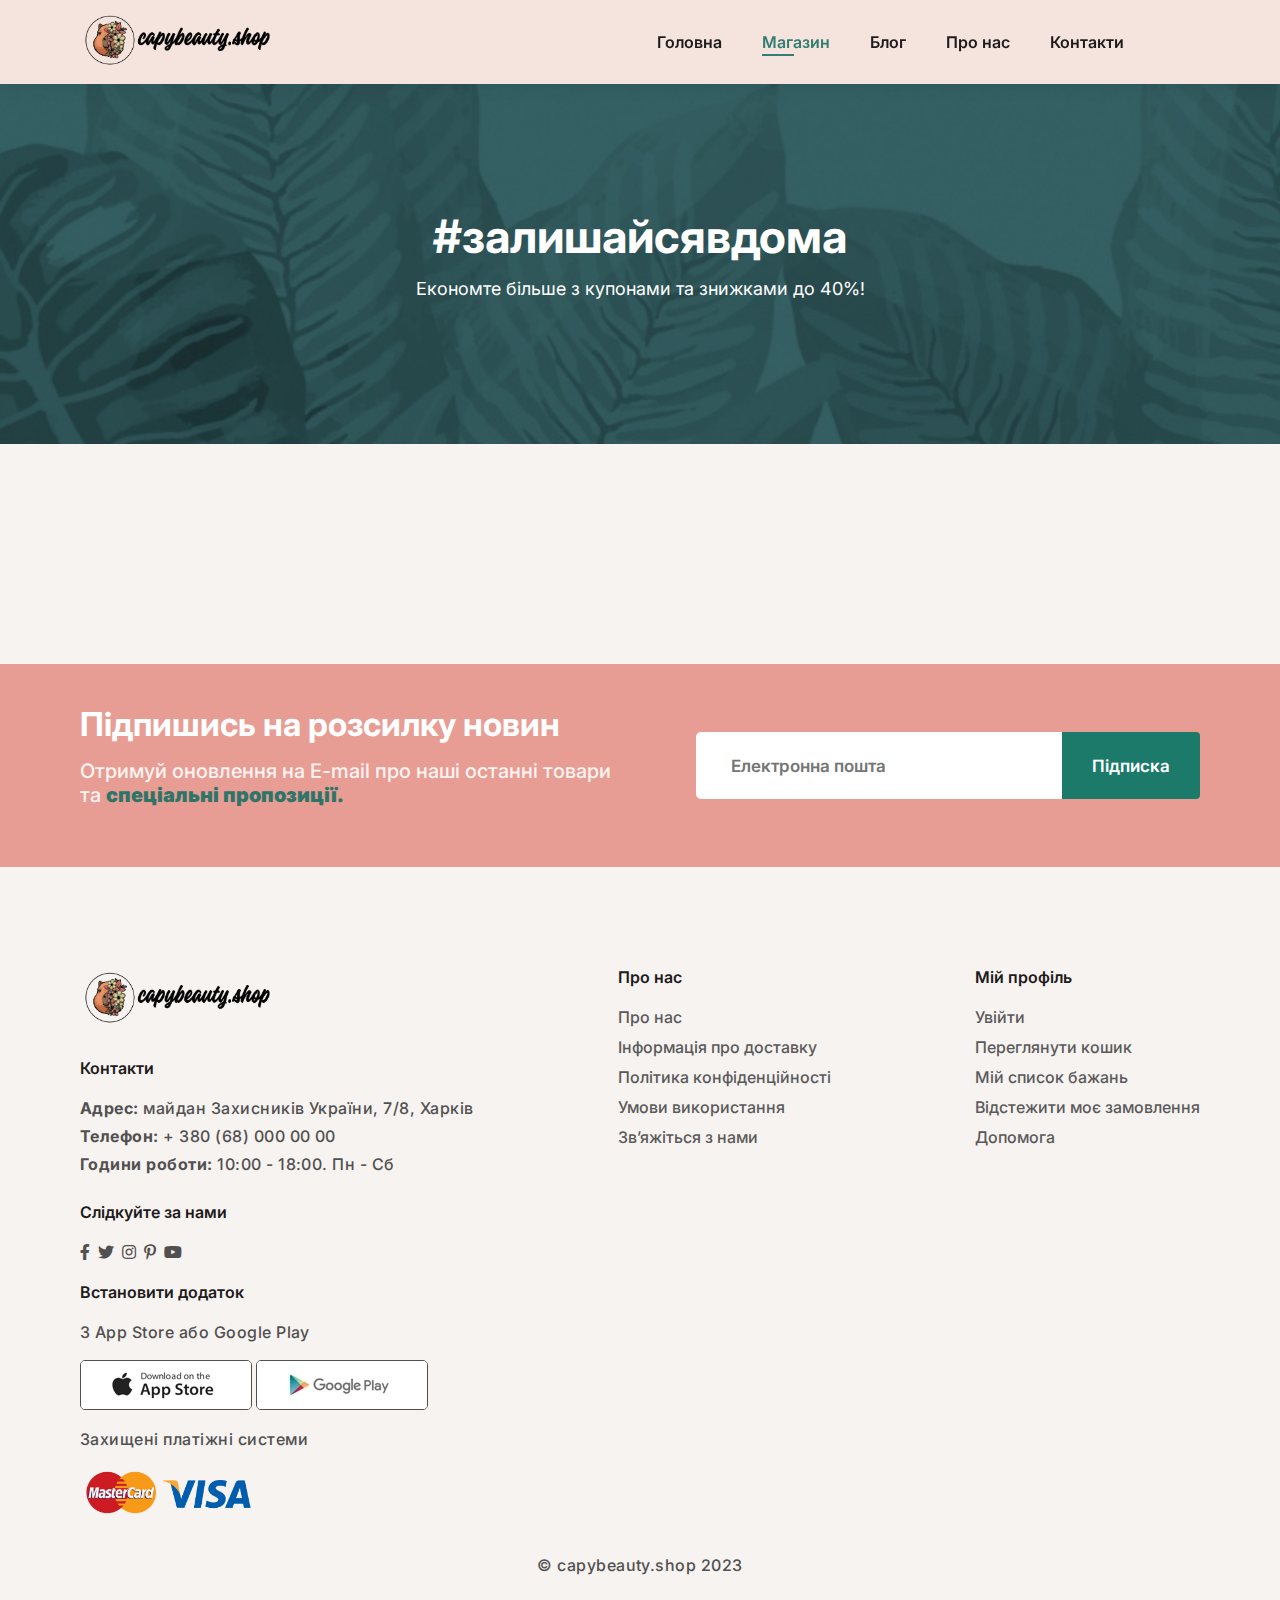
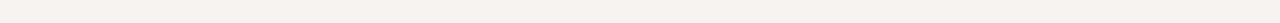
<file: shop.html>
<!DOCTYPE html>
<html lang="uk">

<head>
    <meta charset="UTF-8">
    <meta http-equiv="X-UA-Compatible" content="IE=edge">
    <meta name="viewport" content="width=device-width, initial-scale=1.0">
    <title>capybeauty.shop</title>
    <link rel="stylesheet" href="https://pro.fontawesome.com/releases/v5.10.0/css/all.css"/>
    <link rel="stylesheet" href="style.css">
</head>

<body>

<section id="header">
    <a href="#" class="logo"><img src="img/logo4.PNG" class="logo" alt="logo"/></a>

    <div>
        <ul id="navbar">
            <li><a href="index.html">Головна</a></li>
            <li><a class="active" href="shop.html">Магазин</a></li>
            <li><a href="blog.html">Блог</a></li>
            <li><a href="about.html">Про нас</a></li>
            <li><a href="contact.html">Контакти</a></li>
            <li id="lg-bag"><a href="cart.html"><i class="far fa-shopping-bag"></i></a></li>
            <a href="#" id="close"><i class="far fa-times"></i></a>
        </ul>
    </div>
    <div id="mobile">
        <a href="cart.html"><i class="far fa-shopping-bag"></i></a>
        <i id="bar" class="fas fa-outdent"></i>
    </div>

</section>

<section id="page-header">
    <h2>#залишайсявдома</h2>
    <p>Економте більше з купонами та знижками до 40%!</p>
</section>

<section id="product1" class="section-p1">
    <div class="pro-container" id="productContainer">
    </div>
</section>

<section id="pagination" class="section-p1"></section>

<section id="newsletter" class="section-p1" class="section-m1">
    <div class="newstext">
        <h4>Підпишись на розсилку новин</h4>
        <p>Отримуй оновлення на E-mail про наші останні товари<br>та
            <span><strong>спеціальні пропозиції.</strong></span></p>
    </div>
    <div class="form">
        <input type="text" placeholder="Електронна пошта">
        <button class="normal">Підписка</button>
    </div>
</section>

<footer class="section-p1">
    <div class="col">
        <img src="img/logo4.PNG" alt="" class="logo">
        <h4>Контакти</h4>
        <p><strong>Адрес:</strong> майдан Захисників України, 7/8, Харків</p>
        <p><strong>Телефон:</strong> + 380 (68) 000 00 00 </p>
        <p><strong>Години роботи:</strong> 10:00 - 18:00. Пн - Сб </p>
        <div class="follow">
            <h4>Слідкуйте за нами</h4>
            <div class="icon">
                <i class="fab fa-facebook-f"></i>
                <i class="fab fa-twitter"></i>
                <i class="fab fa-instagram"></i>
                <i class="fab fa-pinterest-p"></i>
                <i class="fab fa-youtube"></i>
            </div>
        </div>
    </div>

    <div class="col">
        <h4>Про нас</h4>
        <a href="#">Про нас</a>
        <a href="#">Інформація про доставку</a>
        <a href="#">Політика конфіденційності</a>
        <a href="#">Умови використання</a>
        <a href="#">Зв’яжіться з нами</a>
    </div>

    <div class="col">
        <h4>Мій профіль</h4>
        <a href="#">Увійти</a>
        <a href="#">Переглянути кошик</a>
        <a href="#">Мій список бажань</a>
        <a href="#">Відстежити моє замовлення</a>
        <a href="#">Допомога</a>
    </div>

    <div class="col install">
        <h4>Встановити додаток</h4>
        <p>З App Store або Google Play</p>
        <div class="row">
            <img src="img/pay/app.jpg" alt="">
            <img src="img/pay/play.jpg" alt="">
        </div>
        <p>Захищені платіжні системи</p>
        <img src="img/pay/pay.png" alt="" class="pay-logo">
    </div>

    <div class="copyright">
        <p>© capybeauty.shop 2023</p>
    </div>
</footer>
<script src="script.js"></script>
<script src="shopPag.js"></script>
</body>

</html>
</file>
<file: style.css>
@import url('https://fonts.googleapis.com/css2?family=Agbalumo&family=Inter:wght@100;200;300;400;500;600;700;800;900&family=Montserrat:wght@400;700&display=swap');

* {
    margin: 0;
    padding: 0;
    box-sizing: border-box;
    font-family: "Inter";
}

html {
    scroll-behavior: smooth;
}

/* Global Styles */

h1 {
    font-size: 50px;
    line-height: 64px;
    color: #222;
}

h2 {
    font-size: 46px;
    line-height: 54px;
    color: #222;
}

h4 {
    font-size: 20px;
    color: #222;
}

h6 {
    font-weight: 700;
    font-size: 12px;
}

p {
    font-size: 16px;
    color: #465b52;
    margin: 15px 0 20px 0;
}

.section-p1 {
    padding: 40px 80px;
}

.section-p2 {
    padding: 40px 140px;
}

.section-m1 {
    margin: 40px 0;
}

button.normal {
    font-size: 14px;
    font-weight: 600;
    padding: 15px 30px;
    color: #000;
    background-color: #fff;
    border-radius: 4px;
    cursor: pointer;
    border: none;
    outline: none;
    transition: 0.2s;
}

button.white {
    font-size: 16px;
    font-weight: 600;
    padding: 15px 15px;
    color: #fff;
    background-color: transparent;
    cursor: pointer;
    border-radius: 5px;
    border: 2px solid #fff;
    outline: none;
    transition: 0.2s;
    margin-top: 15px;
}

button.white.second {
    padding: 15px 50px;
}

body {
    width: 100%;
    background-color: #F7F3F1;
}

.img {
    height: 270px;
}

/* Header Start */

/* img.logo {
  max-width: 25%;
  height: auto;
} */

.logo {
    width: 200px;
    height: auto;
}

#header {
    display: flex;
    align-items: center;
    justify-content: space-between;
    padding: 10px 80px;
    background: #F5E4DD;
    box-shadow: 0 5px 15px rgba(0, 0, 0, 0.06);
    z-index: 999;
    position: sticky;
    top: 0;
    left: 0;
}

#navbar {
    display: flex;
    align-items: center;
    justify-content: center;
}

#navbar li {
    list-style: none;
    padding: 0 20px;
    position: relative;
}

#navbar li a {
    text-decoration: none;
    font-size: 16px;
    font-weight: 600;
    color: #1D1B1B;
    white-space: nowrap;
    transition: 0.3s ease;
}

#navbar li a:hover,
#navbar li a.active {
    color: #357D71;
}

#navbar li a.active::after,
#navbar li a:hover::after {
    content: "";
    width: 30%;
    height: 2px;
    background: #357D71;
    position: absolute;
    bottom: -4px;
    left: 20px;
}

#mobile {
    display: none;
    align-items: center;
}

#close {
    display: none;
}

/* Home Page */

#hero {
    background-image: url("img/hero1.PNG");
    height: 90vh;
    width: 100%;
    background-size: cover;
    background-position: top 25% right 0;
    padding: 0 80px;
    display: flex;
    flex-direction: column;
    align-items: flex-start;
    justify-content: center;
}

#hero h4 {
    padding-bottom: 20px;
    font-size: 23px;
    font-weight: 600;
    letter-spacing: 1.15px;
}

#hero h2 {
    color: #2E7468;
    padding-top: 5px;
    font-size: 63px;
    letter-spacing: 3.25px;
    font-weight: 600;
    padding-bottom: 20px;
    line-height: 1.05;
}

#hero h1 {
    color: #1D1B1B;
    font-size: 70px;
    letter-spacing: 3.5px;
}

#hero button {
    background-image: url("img/button2.png");
    background-color: transparent;
    color: #1D1B1B;
    border: 0;
    padding: 14px 80px 14px 65px;
    filter: brightness(0.9);
    background-repeat: no-repeat;
    cursor: pointer;
    font-weight: 800;
    font-size: 15px;
    margin-top: 30px;
}

#hero button:hover {
    color: #1C7A6A;
}

#hero p {
    letter-spacing: 2px;
    margin: 0;
    padding: 1px;
    font-size: 18px;
    font-weight: 700;
    letter-spacing: 0.8px;
    color: #7D7575;
}

/* Feature boxes */
#feature {
    display: flex;
    align-items: center;
    justify-content: space-between;
    flex-wrap: wrap;
    padding-bottom: 40px;
}

#feature .fe-box {
    width: 180px;
    text-align: center;
    padding: 25px 15px;
    box-shadow: 20px 20px 34px rgba(0, 0, 0, 0.03);
    border: 1px solid #9E9595;
    border-radius: 5px;
    margin: 15px 0;
    background-color: #F9F5F4;
}

#feature .fe-box:hover {
    box-shadow: 10px 10px 54px rgba(70, 62, 221, 0.1);
}

#feature .fe-box img {
    width: 100%;
    margin-bottom: 10px;
}

#feature .fe-box h6 {
    display: inline-block;
    padding: 9px 8px 6px 8px;
    line-height: 1;
    font-size: 11px;
    border-radius: 4px;
    color: #1C7A6A;
    background-color: #F8D7D7;
}

#feature .fe-box:nth-child(2) h6 {
    background-color: #CCE3B5;
}

#feature .fe-box:nth-child(3) h6 {
    background-color: #C7DEE0;
}

#feature .fe-box:nth-child(4) h6 {
    background-color: #D7CCDC;
}

#feature .fe-box:nth-child(5) h6 {
    background-color: #F8D3EE;
}

#feature .fe-box:nth-child(6) h6 {
    background-color: #FBE5AC;
}

/* Featured products */
#product1 {
    text-align: center;
}

#product1 h2 {
    padding-bottom: 30px;
    color: #1D1B1B;
}

#product1 .pro-container {
    display: flex;
    justify-content: space-between;
    padding-top: 20px;
    flex-wrap: wrap;
}

#product1 .pro {
    width: 23%;
    min-width: 250px;
    height: 460px;
    padding: 10px 12px;
    border: 1px solid #9E9595;
    border-radius: 25px;
    cursor: pointer;
    box-shadow: 20px 20px 30px rgba(0, 0, 0, 0.02);
    margin: 15px 0;
    transition: 0.2s ease;
    position: relative;
    background-color: #E9E2E2;
}

#product1 .pro:hover {
    box-shadow: 20px 20px 30px rgba(0, 0, 0, 0.07);
}

#product1 .pro img {
    width: 100%;
    border-radius: 20px;
}

#product1 .pro .des {
    text-align: start;
    padding: 10px 0;
}

#product1 .pro .des span {
    color: #7D7575;
    font-size: 12px;
}

#product1 .pro .des .price {
    position: absolute;
    bottom: 21px;
    left: 11px;
}

#product1 .pro .des .star {
    position: absolute;
    bottom: 47px;
    left: 10px;
}

#product1 .pro .des h5 {
    padding-top: 7px;
    color: #1D1B1B;
    font-size: 14px;
    padding-bottom: 5px;
}

#product1 .pro .des i {
    font-size: 12px;
    color: #f2bf3e;
}

#product1 .pro .des h4 {
    padding-top: 7px;
    font-size: 15px;
    font-weight: 700;
    color: #1C7A6A;
}

#product1 .pro .cart {
    width: 40px;
    height: 40px;
    line-height: 40px;
    border-radius: 50px;
    color: #1C7A6A;
    background-color: #F7F3F1;
    font-weight: 500;
    border: 1px solid #cce7d0;
    position: absolute;
    bottom: 20px;
    right: 10px;
}

#banner {
    display: flex;
    flex-direction: column;
    justify-content: center;
    align-items: center;
    text-align: center;
    background-image: url(img/banner/b1.PNG);
    width: 100%;
    height: 40vh;
    background-size: cover;
    background-position: center;
    color: #4B4A4A;
    font-size: 30px;
    font-weight: 600;
    line-height: 170%
}

#banner span {
    color: #1C7A6A;
}

/* Banners section */
#sm-banner {
    display: flex;
    justify-content: space-between;
    flex-wrap: wrap;
}

#sm-banner .banner-box {
    display: flex;
    flex-direction: column;
    justify-content: center;
    align-items: flex-start;
    text-align: center;
    border-radius: 5px;
    background-image: url(img/banner/b2.JPEG);
    min-width: 660px;
    height: 50vh;
    background-size: cover;
    background-position: center;
    padding: 30px;
}

#sm-banner .banner-box2 {
    background-image: url(img/banner/b3.PNG);
}

#sm-banner h4 {
    color: #fff;
    font-size: 25px;
    font-weight: 300;
}

#sm-banner h2 {
    color: #fff;
    font-size: 35px;
    font-weight: 700;
}

#sm-banner span {
    color: #fff;
    font-size: 20px;
    font-weight: 600;
    padding-bottom: 0.5px;
}

#sm-banner .banner-box:hover button {
    background: #1C7A6A;
    border: 2px solid #1C7A6A;
}

#banner3 {
    display: flex;
    justify-content: space-between;
    flex-wrap: wrap;
    padding: 0 80px;
}

#banner3 .banner-box {
    display: flex;
    flex-direction: column;
    justify-content: center;
    align-items: flex-start;
    text-align: center;
    border-radius: 5px;
    background-image: url(img/banner/b6.JPG);
    min-width: 30%;
    height: 30vh;
    background-size: cover;
    background-position: center;
    padding: 30px;
    margin-bottom: 90px;
}

#banner3 .banner-box2 {
    background-image: url(img/banner/b5.PNG);
    min-width: 33%;
    align-items: center;
}

#banner3 .banner-box3 {
    background-image: url(img/banner/b7.JPG);
}

#banner3 h2 {
    color: #fff;
    font-size: 33px;
    font-weight: 600;
}

#banner3 h3 {
    color: #fff;
    font-size: 20px;
    font-weight: 400;
}

#newsletter {
    display: flex;
    justify-content: space-between;
    flex-wrap: wrap;
    align-items: center;
    background-image: url(img/banner/b9.jpg);
    background-repeat: no-repeat;
    background-position: 20% 30%;
    background-color: #E59D91;
    margin-bottom: 60px;
    margin-top: 30px;
}

#newsletter h4 {
    font-size: 33px;
    font-weight: 700;
    color: #fff;
}

#newsletter p {
    color: #FFF3F1;
    font-size: 20px;
    font-weight: 500;
}

#newsletter p span {
    color: #2E7468;
    font-size: 20px;
    font-weight: 600;
}

#newsletter .form {
    display: flex;
    width: 45%;
}

#newsletter input {
    height: 67px;
    padding: 0 2em;
    font-size: 17px;
    font-weight: 600;
    width: 100%;
    border: 1px solid transparent;
    border-radius: 5px;
    outline: none;
    border-top-right-radius: 0;
    border-bottom-right-radius: 0;
}

#newsletter button {
    background-color: #1C7A6A;
    color: #fff;
    font-size: 17px;
    white-space: nowrap;
    border-top-left-radius: 0;
    border-bottom-left-radius: 0;
}

footer {
    display: flex;
    justify-content: space-between;
    flex-wrap: wrap;
}

footer .pay-logo {
    width: 180px;
    height: auto;
}

footer .col {
    display: flex;
    flex-direction: column;
    align-items: flex-start;
    margin-bottom: 20px;
}

footer .logo {
    margin-bottom: 30px;
}

footer h4 {
    font-size: 16px;
    font-weight: 600;
    padding-bottom: 20px;
    color: #1D1B1B;
}

footer p {
    font-size: 16px;
    font-weight: 500;
    letter-spacing: 0.48px;
    margin: 0 0 8px 0;
    color: #515050;
}

footer a {
    font-size: 16px;
    font-weight: 500;
    text-decoration: none;
    color: #5A5A5A;
    margin-bottom: 10px;
}

footer .follow {
    margin-top: 20px;
}

footer .follow i {
    color: #515050;
    padding-right: 4px;
    cursor: pointer;
}

footer .install .row img {
    border-radius: 5px;
    border: 1px solid #515050;
}

footer .install img {
    margin: 10px 0 15px 0;
}

footer .follow i:hover,
footer a:hover {
    color: #1C7A6A;
}

footer .copyright {
    width: 100%;
    text-align: center;
}

/* Shop Page */

#page-header {
    background-image: url(img/banner/b10.PNG);
    width: 100%;
    height: 40vh;
    background-size: cover;
    display: flex;
    justify-content: center;
    text-align: center;
    flex-direction: column;
    padding: 14px;
}

#page-header h2 {
    color: #fff;
}

#page-header p {
    color: #fff;
    font-size: 18px;
}

#pagination {
    text-align: center;
    margin-bottom: 40px;
}

#pagination a {
    text-decoration: none;
    background-color: #1C7A6A;
    padding: 15px 20px;
    border-radius: 5px;
    color: #fff;
    font-weight: 600;
}

#pagination a i {
    font-size: 16px;
    font-weight: 600;
}

/* Single Product */

#prodetails {
    display: flex;
    margin-top: 20px;
    margin-bottom: 25px;
}

#prodetails .single-pro-image {
    width: 40%;
    margin-right: 50px;
}

#prodetails .single-pro-image img {
    box-shadow: 0 5px 15px rgba(0, 0, 0, 0.06);
}

#prodetails .single-pro-details {
    width: 50%;
    padding-top: 30px;
    color: #1D1B1B;
}

#prodetails .single-pro-details h6 {
    font-size: 13px;
}

#prodetails .single-pro-details h4 {
    padding: 40px 0 20px 0;
}

#prodetails .single-pro-details h2 {
    font-size: 26px;
    padding-bottom: 15px;
}

#prodetails .single-pro-details input {
    width: 50px;
    height: 47px;
    padding-left: 10px;
    font-size: 16px;
    margin-right: 10px;
}

#prodetails .single-pro-details input:focus {
    outline: none;
}

#prodetails .single-pro-details button {
    background-color: #1C7A6A;
    color: #fff;
}

#prodetails .single-pro-details span {
    line-height: 25px;
}

/* Blog Page */

#page-header.blog-header {
    background-image: url("img/banner/b11.JPG");
}

#blog {
    padding: 150px 150px 0 150px;
}

#blog .blog-box {
    display: flex;
    align-items: center;
    width: 100%;
    position: relative;
    padding-bottom: 90px;
}

#blog .blog-img {
    width: 50%;
    margin-right: 40px;
}

#blog img {
    border-radius: 5px;
}

#blog .blog-img img {
    box-shadow: 0 5px 15px rgba(0, 0, 0, 0.06);
}


#blog img {
    width: 100%;
    height: 300px;
    object-fit: cover;
}

#blog .blog-details {
    width: 50%;
}

#blog .blog-details a {
    text-decoration: none;
    font-size: 11px;
    color: #1D1B1B;
    font-weight: 700;
    position: relative;
    transition: 0.3s;
}

#blog .blog-details a::after {
    content: "";
    width: 50px;
    height: 1px;
    background-color: #1D1B1B;
    position: absolute;
    top: 4px;
    right: -60px;
}

#blog .blog-details a:hover {
    color: #1C7A6A;
}

#blog .blog-details a:hover::after {
    background-color: #1C7A6A;
}

#blog .blog-box h1 {
    position: absolute;
    top: -50px;
    left: 0;
    font-size: 70px;
    font-weight: 700;
    color: #B0B0B0;
    z-index: -9;
}

/* About Page */

#page-header.about-header {
    background-image: url("img/banner/b13.JPEG");
}

#about-head {
    display: flex;
    align-items: center;
}

#about-head img {
    width: 50%;
    height: auto;
    box-shadow: 0 5px 15px rgba(0, 0, 0, 0.13);
}

#about-head div {
    padding-left: 40px;
}

#about-head h2,
#about-head abbr,
#about-head marquee {
    color: #1D1B1B;
}

#about-head p {
    color: #5A5A5A;
}

#about-head p span {
    color: #1C7A6A;
    font-weight: 700;
}

#about-text .text-center {
    display: flex;
    flex-direction: column;
    align-items: center;
    padding-bottom: 30px;
}

#about-text .text-center:last-child {
    padding-bottom: 0;
}

#about-text .text-center h2 {
    font-size: 27px;
    color: #1D1B1B;
}

#about-text .text-center p {
    text-align: center;
}

#about-text .text-center h2 span {
    color: #F3806E;
}

/* Contacts Page */

#page-header.contact-header {
    background-image: url("img/banner/b8\(2\).PNG");
}

#contact-details {
    display: flex;
    align-items: center;
    justify-content: space-between;
}

#contact-details .details {
    width: 40%;
}

#contact-details .details span,
#form-details form span {
    font-size: 13px;
    color: #1D1B1B;
}

#contact-details .details h2,
#form-details form h2 {
    font-size: 27px;
    line-height: 35px;
    padding: 20px 0;
    color: #1D1B1B;
}

#contact-details .details h3 {
    font-size: 18px;
    padding-bottom: 15px;
    color: #1D1B1B;
}

#contact-details .details li {
    list-style: none;
    display: flex;
    padding: 10px 0;
}

#contact-details .details li i {
    font-size: 16px;
    padding-right: 22px;
    color: #1D1B1B;
}

#contact-details .details li p {
    margin: 0;
    font-size: 16px;
    color: #5A5A5A;
}

#contact-details .map {
    width: 50%;
    height: 400px;
}

#contact-details .map iframe {
    width: 100%;
    height: 100%;
}

#form-details form {
    width: 65%;
    display: flex;
    flex-direction: column;
    align-items: flex-start;
}

#form-details {
    display: flex;
    justify-content: space-between;
    align-items: center;
    margin: 40px 30px 60px 30px;
    padding: 80px;
    border-radius: 5px;
    border: 1px solid rgba(108, 105, 105, 0.70);
    background: rgba(255, 255, 255, 0.00);
}

#form-details form input,
#form-details form textarea {
    width: 100%;
    padding: 12px 15px;
    outline: none;
    font-size: 15px;
    margin-bottom: 20px;
    border-radius: 5px;
    border: 1px solid rgba(108, 105, 105, 0.70);
    background: rgba(217, 217, 217, 0.00);
}

#form-details form button {
    background-color: #1C7A6A;
    color: #fff;
}

#form-details .people div {
    padding-bottom: 30px;
    display: flex;
    align-items: flex-start;
}

#form-details .people img {
    width: 65px;
    height: 65px;
    object-fit: cover;
    margin-right: 15px;
}

#form-details .people div p {
    margin: 0;
    font-size: 13px;
    line-height: 25px;
    font-weight: 500;
    letter-spacing: 0.45px;
}

#form-details .people div p span {
    display: block;
    font-size: 15px;
    font-weight: 600;
    letter-spacing: 0.45px;
    color: #1D1B1B;
}

/* Cart Page */

#page-header.cart-header {
    background-image: url("img/banner/b14.PNG");
}

#cart {
    color: #1D1B1B;
    overflow-x: auto;
}

#cart table {
    width: 100%;
    border-collapse: collapse;
    table-layout: fixed;
    white-space: nowrap;
}

#cart table tbody i {
    color: #1D1B1B;
}

#cart table img {
    width: 80px;
    box-shadow: 0 5px 15px rgba(0, 0, 0, 0.06);
}

#cart table td:nth-child(1) {
    width: 100px;
    text-align: center;
}

#cart table td:nth-child(2) {
    width: 150px;
    text-align: center;
}

#cart table td:nth-child(3) {
    width: 270px;
    text-align: center;
}

#cart table td:nth-child(4),
#cart table td:nth-child(5),
#cart table td:nth-child(6) {
    width: 150px;
    text-align: center;
}

#cart table td:nth-child(5) input {
    width: 70px;
    padding: 10px 5px 10px 15px;
}

#cart table thead {
    border: 1px solid rgba(108, 105, 105, 0.70);
    border-left: none;
    border-right: none;
}

#cart table thead td {
    font-weight: 700;
    text-transform: uppercase;
    font-size: 13px;
    padding: 18px 0;
}

#cart table tbody tr td {
    padding-top: 15px;
}

#cart table tbody td {
    font-size: 13px;
}

#cart-add {
    display: flex;
    flex-wrap: wrap;
    justify-content: space-between;
}

#coupon {
    width: 50%;
    margin-bottom: 30px;
}

#coupon h3,
#subtotal h3 {
    padding-bottom: 15px;
}

#coupon input {
    padding: 10px 20px;
    outline: none;
    width: 60%;
    margin-right: 10px;
    border-radius: 3px;
    border: 1px solid rgba(108, 105, 105, 0.70);
    /* background-color: #F7F3F1; */
}

#coupon button,
#subtotal button {
    background-color: #1C7A6A;
    color: #fff;
    padding: 12px 20px;
}

#coupon,
#subtotal {
    color: #1D1B1B;
}

#subtotal {
    width: 50%;
    margin-bottom: 30px;
    border-radius: 3px;
    border: 1px solid rgba(108, 105, 105, 0.70);
    padding: 30px;
}

#subtotal table {
    border-collapse: collapse;
    width: 100%;
    margin-bottom: 20px;
}

#subtotal table td {
    width: 50%;
    border: 1px solid rgba(108, 105, 105, 0.70);
    padding: 10px;
    font-size: 13px;
}

/* Start Media Query */

@media (max-width: 820px) {

    .section-p1 {
        padding: 40px 40px;
    }

    #navbar {
        display: flex;
        flex-direction: column;
        align-items: flex-start;
        justify-content: flex-start;
        position: fixed;
        top: 0;
        right: -300px;
        height: 100vh;
        width: 300px;
        background-color: #F5E4DD;
        box-shadow: 0 40px 60px rgba(0, 0, 0, 0.1);
        padding: 80px 0 0 10px;
        transition: 0.3s;
    }

    #navbar.active {
        right: 0px;
    }

    #navbar li {
        margin-bottom: 25px;
    }

    #mobile {
        display: flex;
        align-items: center;
    }

    #mobile i {
        color: #1D1B1B;
        font-size: 21px;
        padding-left: 20px;
    }

    #close {
        display: initial;
        position: absolute;
        top: 30px;
        left: 30px;
        color: #1D1B1B;
        font-size: 21px;
    }

    #lg-bag {
        display: none;
    }

    #hero {
        height: 70vh;
        padding: 0 80px;
        background-position: top 30% right 47%;
    }

    #feature {
        justify-content: center;
    }

    #feature .fe-box {
        margin: 15px 15px;
    }

    #product1 .pro-container {
        justify-content: center;
    }

    #product1 .pro {
        margin: 20px;
    }

    #banner {
        height: 25vh;
    }

    h3 {
        display: block;
        font-size: 1.05em;
        margin-block-start: 1.5em;
        margin-block-end: 1.5em;
        margin-inline-start: 15px;
        margin-inline-end: 0px;
        font-weight: bold;
    }

    #sm-banner {
        display: flex;
        justify-content: space-between;
        flex-wrap: wrap;
        padding-bottom: 15px;
    }

    #sm-banner .banner-box {
        min-width: 100%;
        height: 30vh;
        margin-bottom: 20px;
    }

    #banner3 {
        padding: 0 40px;
    }

    #banner3 .banner-box {
        width: 30%;
        margin-bottom: 60px;
    }

    #newsletter .form {
        width: 80%;
    }


    /* Contact Page */
    #contact-details .details h2,
    #form-details form h2 {
        padding: 10px 0;
    }

    #contact-details .details h3 {
        margin: 15px 0px;
    }

    #form-details {
        padding: 40px;
    }

    #form-details form {
        width: 50%;
    }

    #form-details .people div {
        padding-left: 25px;
    }

    /* Cart Page */
    #coupon {
        width: 45%;
        margin-bottom: 30px;
    }

    #coupon h3, #subtotal h3 {
        margin-bottom: 0px;
        margin-left: 0px;
    }

    #coupon input {
        padding: 10px 10px;
        width: 55%;
    }

    #subtotal {
        width: 50%;
        padding: 20px;
    }

    #subtotal h3 {
        margin-top: 0px;
    }

}

@media (max-width: 477px) {

    .section-p1 {
        padding: 20px;
    }

    #header {
        padding: 10px 30px;
    }

    #hero h4 {
        font-size: 20px;
    }

    #hero h1 {
        font-size: 45px;
    }

    #hero h2 {
        font-size: 37px;
        font-weight: 700;
    }

    #hero p {
        font-size: 15px;
    }

    #hero {
        padding: 0 20px;
        background-position: 54%;
    }

    #feature {
        justify-content: space-between;
    }

    #feature .fe-box {
        width: 155px;
        margin: 0 0 15px 0;
    }

    h2 {
        font-size: 38px;
    }

    #product1 .pro {
        width: 100%;
    }

    #banner {
        height: 40vh;
    }

    #sm-banner .banner-box {
        height: 40vh;
    }

    #sm-banner h4 {
        font-size: 22px;
    }

    #sm-banner h2 {
        font-size: 28px;
    }

    #sm-banner span {
        font-size: 18px;
    }

    #banner3 {
        padding: 0 20px;
    }

    #banner3 .banner-box {
        width: 100%;
        margin-bottom: 20px;
    }

    #newsletter {
        padding: 40px 20px;
    }

    #newsletter h4 {
        font-size: 30px;
    }

    #newsletter p {
        font-size: 18px;
    }

    #newsletter p span {
        font-size: 18px;
    }

    #newsletter .form {
        width: 100%;
    }

    #newsletter input {
        font-size: 14px;
    }

    footer .copyright {
        text-align: start;
    }

    /* Shop Page */
    #page-header h2 {
        font-size: 35px;
    }

    /* Single Product */
    #prodetails {
        display: flex;
        flex-direction: column;
    }

    #prodetails .single-pro-image {
        width: 100%;
        margin-right: 0px;
    }

    #prodetails .single-pro-details {
        width: 100%;
    }

    /* Blog Page */
    #blog {
        padding: 100px 20px 0 20px;
    }

    #blog .blog-box {
        display: flex;
        flex-direction: column;
        align-items: flex-start;
    }

    #blog .blog-img {
        width: 100%;
        margin-right: 0px;
        margin-bottom: 30px;
    }

    #blog .blog-details {
        width: 100%;
    }

    /* About Page */
    #about-head {
        flex-direction: column;
    }

    #about-head img {
        width: 100%;
        margin-bottom: 20px;
    }

    #about-head div {
        padding-left: 0px;
    }

    .section-p2 {
        padding: 40px 15px;
    }

    #about-text .text-center h2 {
        font-size: 25px;
        color: #1D1B1B;
    }

    /* Contact Page */
    #contact-details {
        flex-direction: column;
    }

    #contact-details .details {
        width: 100%;
        margin-bottom: 30px;
    }

    #contact-details .map {
        width: 100%;
    }

    #form-details {
        margin: 10px;
        padding: 30px 10px;
        border-radius: 5px;
        flex-wrap: wrap;
    }

    #form-details form {
        width: 100%;
        margin-bottom: 30px;
    }

    #form-details .people {
        margin-top: 20px;
    }

    /* Cart Page */
    #cart-add {
        display: flex;
        flex-direction: column;
    }

    #coupon {
        width: 100%;
    }

    #coupon h3, #subtotal h3 {
        margin-bottom: 0px;
        margin-left: 0px;
    }

    #coupon input {
        padding: 10px 10px;
        width: 55%;
    }

    #subtotal {
        width: 100%;
        padding: 20px;
    }

    #subtotal h3 {
        margin-top: 0px;
    }
}
</file>
